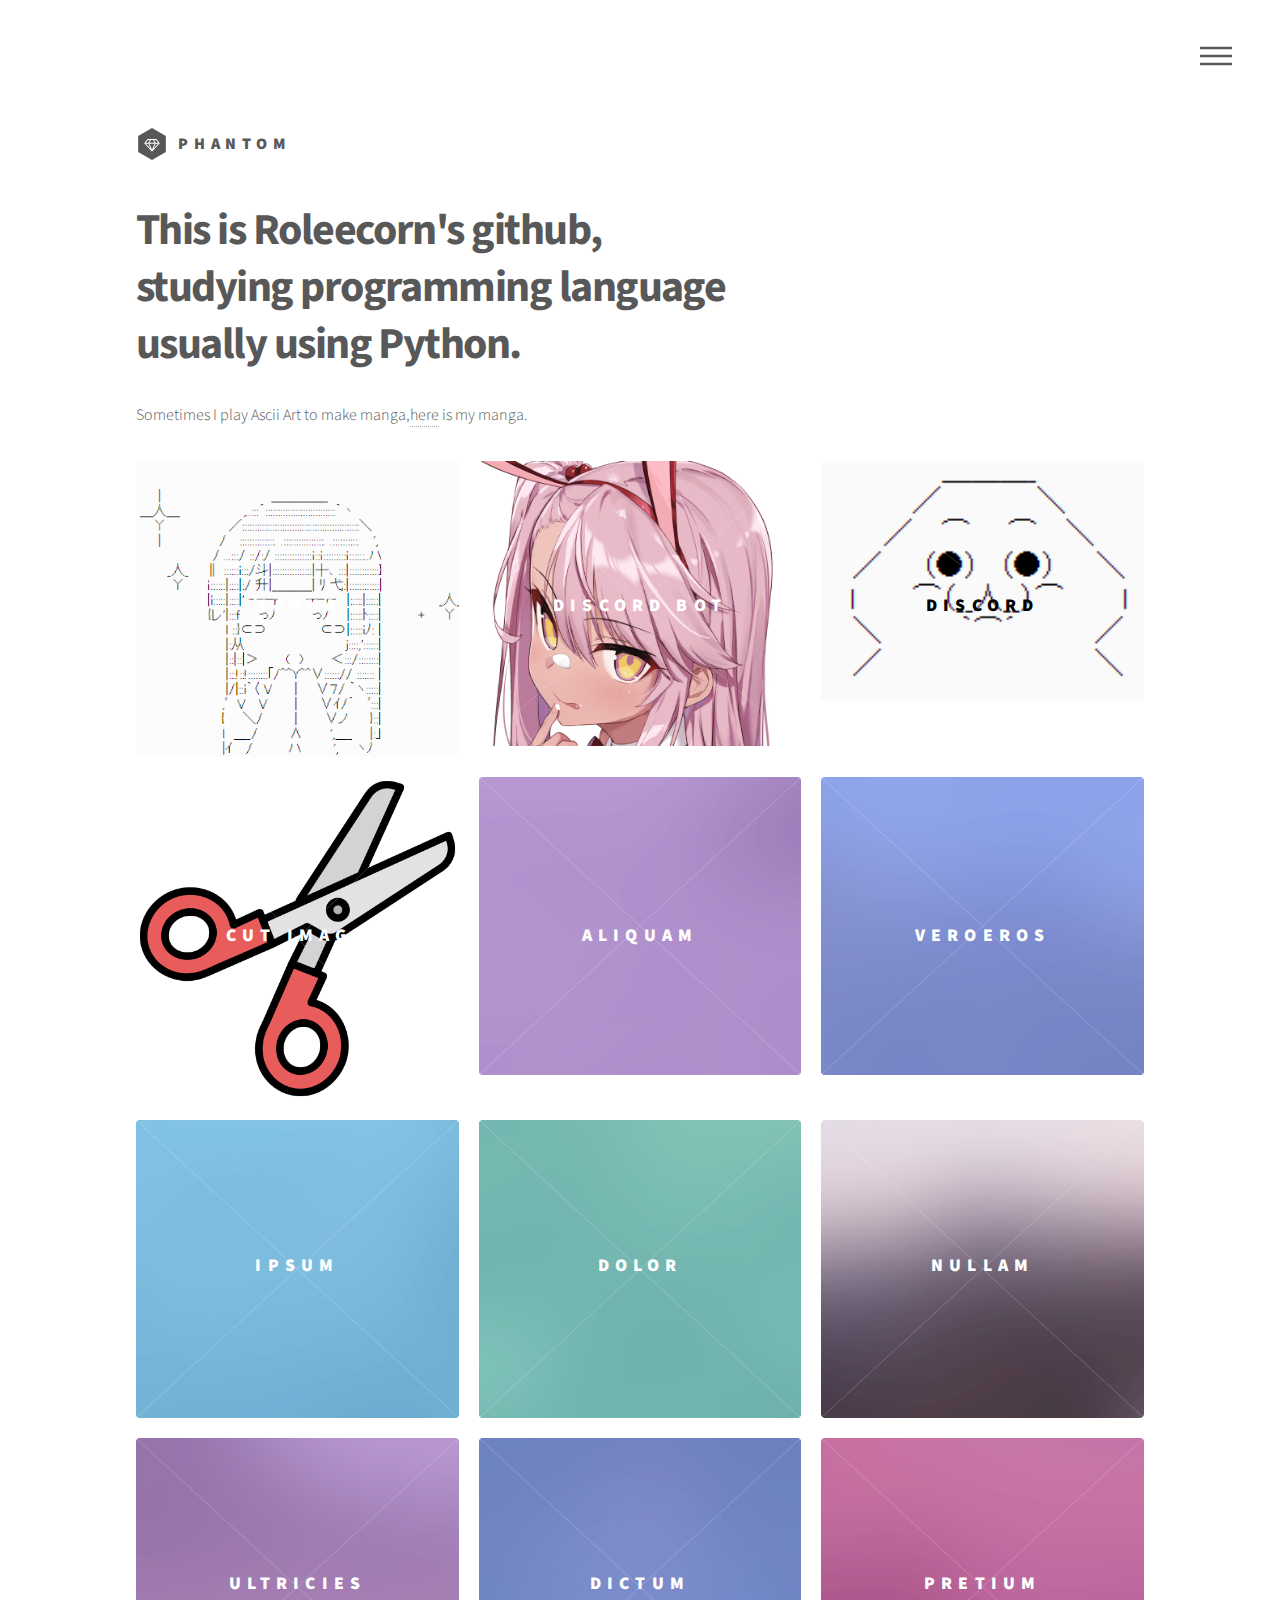
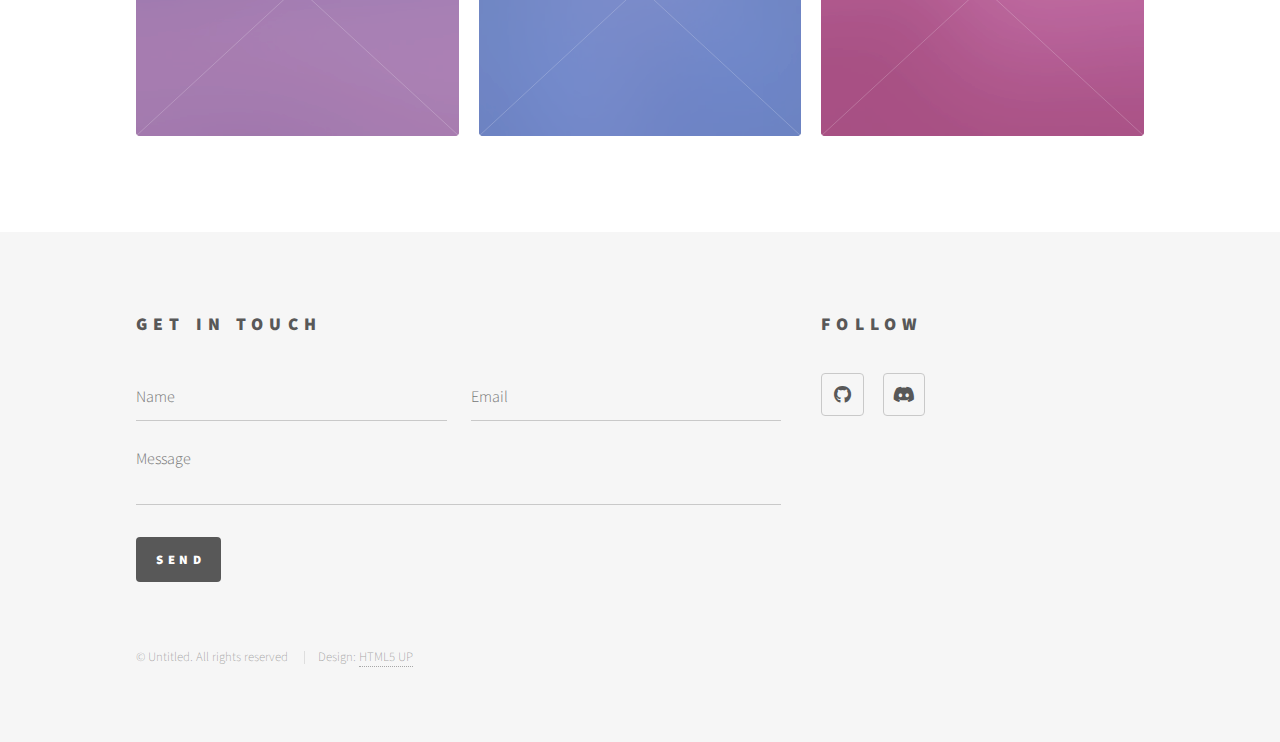
<file: index.html>
<!DOCTYPE HTML>
<!--
	Phantom by HTML5 UP
	html5up.net | @ajlkn
	Free for personal and commercial use under the CCA 3.0 license (html5up.net/license)
-->
<html>

<head>
	<title>Roleecorn's home</title>
	<meta charset="utf-8" />
	<meta name="viewport" content="width=device-width, initial-scale=1, user-scalable=no" />
	<link rel="stylesheet" href="assets/css/main.css" />
	<noscript>
		<link rel="stylesheet" href="assets/css/noscript.css" />
	</noscript>
</head>

<body class="is-preload">
	<!-- Wrapper -->
	<div id="wrapper">

		<!-- Header -->
		<header id="header">
			<div class="inner">

				<!-- Logo -->
				<a href="index.html" class="logo">
					<span class="symbol"><img src="images/logo.svg" alt="" /></span><span class="title">Phantom</span>
				</a>

				<!-- Nav -->
				<nav>
					<ul>
						<li><a href="#menu">Menu</a></li>
					</ul>
				</nav>

			</div>
		</header>

		<!-- Menu -->
		<!-- <nav id="menu">
			<h2>Menu</h2>
			<ul>
				<li><a href="index.html">Home</a></li>
				<li><a href="generic.html">Ipsum veroeros</a></li>
				<li><a href="generic.html">Tempus etiam</a></li>
				<li><a href="generic.html">Consequat dolor</a></li>
				<li><a href="elements.html">Elements</a></li>
			</ul>
		</nav> -->

		<!-- Main -->
		<div id="main">
			<div class="inner">
				<header>
					<h1>This is Roleecorn's github,<br />
						studying programming language<br />
						usually using Python.</h1>
					<p>Sometimes I play Ascii Art to make manga,<a
							href="http://manhua.dmzj.com/dianziyaojingbuhuimengdaomoshenzhu/">here</a> is my manga.</p>
				</header>
				<section class="tiles">
					<article class="style1">
						<span class="image">
							<img src="images/AA.PNG" alt="" />
						</span>
						<a href="http://manhua.dmzj.com/dianziyaojingbuhuimengdaomoshenzhu/">
							<h2>Magna</h2>
							<div class="content">
								<p>Fate/Grand Order derivative work.<br>
								More conspiracy</p>
							</div>
						</a>
					</article>
					<article class="style1">
						<span class="image">
							<img src="images/Kuro.PNG" alt="" />
						</span>
						<a href="https://github.com/roleecorn/colabbot">
							<h2>Discord bot</h2>
							<div class="content">
								<p>Use for AA fanclub.</p>
							</div>
						</a>
					</article>
					<article class="style1">
						<span class="image">
							<img src="images/yarufu.PNG" alt="" />
						</span>
						<a href=" https://discord.gg/aaclubdc">
							<h2 style="color: #000000 ;">Discord</h2>
							<div class="content">
								<p>A bunch of interesting people gather here.</p>
							</div>
						</a>
					</article>
					<article class="style1">
						<span class="image">
							<img src="images/scissor.png" alt="" />
						</span>
						<a href="cut.html">
							<h2>Cut Image</h2>
							<div class="content">
								<p>Input a long image to several short images.</p>
							</div>
						</a>
					</article>
					<article class="style5">
						<span class="image">
							<img src="images/pic05.jpg" alt="" />
						</span>
						<a href="generic.html">
							<h2>Aliquam</h2>
							<div class="content">
								<p>Sed nisl arcu euismod sit amet nisi lorem etiam dolor veroeros et feugiat.</p>
							</div>
						</a>
					</article>
					<article class="style6">
						<span class="image">
							<img src="images/pic06.jpg" alt="" />
						</span>
						<a href="generic.html">
							<h2>Veroeros</h2>
							<div class="content">
								<p>Sed nisl arcu euismod sit amet nisi lorem etiam dolor veroeros et feugiat.</p>
							</div>
						</a>
					</article>
					<article class="style2">
						<span class="image">
							<img src="images/pic07.jpg" alt="" />
						</span>
						<a href="generic.html">
							<h2>Ipsum</h2>
							<div class="content">
								<p>Sed nisl arcu euismod sit amet nisi lorem etiam dolor veroeros et feugiat.</p>
							</div>
						</a>
					</article>
					<article class="style3">
						<span class="image">
							<img src="images/pic08.jpg" alt="" />
						</span>
						<a href="generic.html">
							<h2>Dolor</h2>
							<div class="content">
								<p>Sed nisl arcu euismod sit amet nisi lorem etiam dolor veroeros et feugiat.</p>
							</div>
						</a>
					</article>
					<article class="style1">
						<span class="image">
							<img src="images/pic09.jpg" alt="" />
						</span>
						<a href="generic.html">
							<h2>Nullam</h2>
							<div class="content">
								<p>Sed nisl arcu euismod sit amet nisi lorem etiam dolor veroeros et feugiat.</p>
							</div>
						</a>
					</article>
					<article class="style5">
						<span class="image">
							<img src="images/pic10.jpg" alt="" />
						</span>
						<a href="generic.html">
							<h2>Ultricies</h2>
							<div class="content">
								<p>Sed nisl arcu euismod sit amet nisi lorem etiam dolor veroeros et feugiat.</p>
							</div>
						</a>
					</article>
					<article class="style6">
						<span class="image">
							<img src="images/pic11.jpg" alt="" />
						</span>
						<a href="generic.html">
							<h2>Dictum</h2>
							<div class="content">
								<p>Sed nisl arcu euismod sit amet nisi lorem etiam dolor veroeros et feugiat.</p>
							</div>
						</a>
					</article>
					<article class="style4">
						<span class="image">
							<img src="images/pic12.jpg" alt="" />
						</span>
						<a href="generic.html">
							<h2>Pretium</h2>
							<div class="content">
								<p>Sed nisl arcu euismod sit amet nisi lorem etiam dolor veroeros et feugiat.</p>
							</div>
						</a>
					</article>
				</section>
			</div>
		</div>

		<!-- Footer -->
		<footer id="footer">
			<div class="inner">
				<section>
					<h2>Get in touch</h2>
					<form method="post" action="#">
						<div class="fields">
							<div class="field half">
								<input type="text" name="name" id="name" placeholder="Name" />
							</div>
							<div class="field half">
								<input type="email" name="email" id="email" placeholder="Email" />
							</div>
							<div class="field">
								<textarea name="message" id="message" placeholder="Message"></textarea>
							</div>
						</div>
						<ul class="actions">
							<li><input type="submit" value="Send" class="primary" /></li>
						</ul>
					</form>
				</section>
				<section>
					<h2>Follow</h2>
					<ul class="icons">
						
						<li><a href="https://github.com/roleecorn" class="icon brands style2 fa-github"><span class="label">GitHub</span></a></li>
						<li><a href="https://discord.gg/SbtPdry" class="icon brands style2 fa-discord"><span class="label">GitHub</span></a></li>

					</ul>
				</section>
				<ul class="copyright">
					<li>&copy; Untitled. All rights reserved</li>
					<li>Design: <a href="http://html5up.net">HTML5 UP</a></li>
				</ul>
			</div>
		</footer>

	</div>

	<!-- Scripts -->
	<script src="assets/js/jquery.min.js"></script>
	<script src="assets/js/browser.min.js"></script>
	<script src="assets/js/breakpoints.min.js"></script>
	<script src="assets/js/util.js"></script>
	<script src="assets/js/main.js"></script>

</body>

</html>
</file>
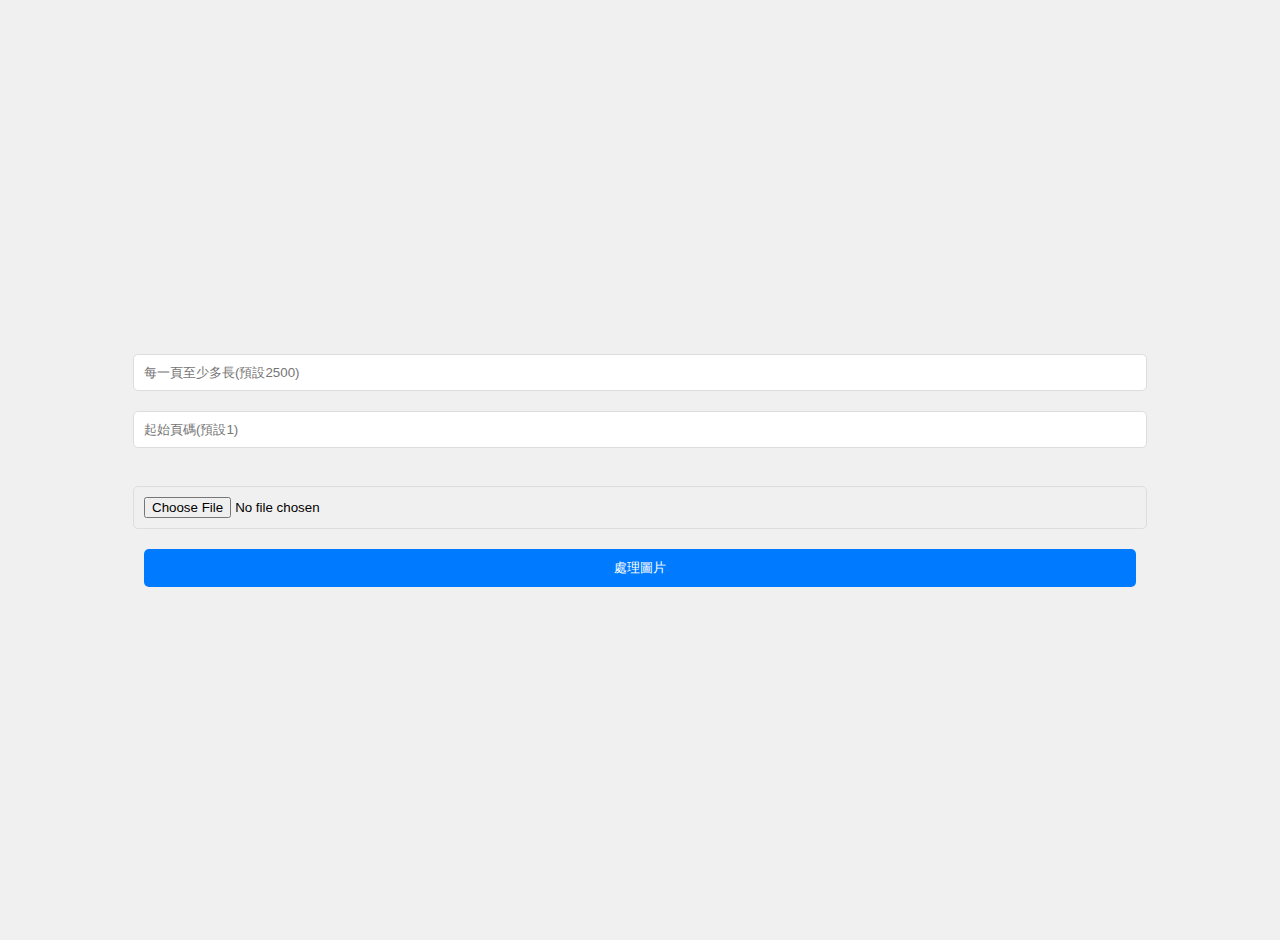
<file: cut.html>
<!DOCTYPE html>
<html lang="zh-Hant">

<head>
    <meta charset="UTF-8">
    <title>圖片處理和打包</title>
    <script src="script.js"></script>
    <script src="jszip/dist/jszip.min.js"></script>
    <link rel="stylesheet" type="text/css" href="cut.css">
</head>

<body>
    <input type="number" id="leasthigh" placeholder="每一頁至少多長(預設2500)">
    <input type="number" id="pageShift" placeholder="起始頁碼(預設1)">
    <!-- <input type="number" placeholder="輸入數值3"> -->
    <br>
    <a id="downloadLink" style="display: none;">下載Zip檔案</a>
    <input type="file" id="imageInput" accept="image/*">
    <button onclick="handleFile()">處理圖片</button>



    <script>
        function handleFile() {
            console.log("handleFile");
            const fileInput = document.getElementById('imageInput');
            const leasthigh = document.getElementById('leasthigh');
            const pageShift = document.getElementById('pageShift');

            // 將值轉換為數字，如果是空的則使用預設值
            const leasthighValue = leasthigh.value ? parseInt(leasthigh.value, 10) : 2500;
            const pageShiftValue = pageShift.value ? parseInt(pageShift.value, 10) : 1;

            console.log(leasthighValue, pageShiftValue);

            if (fileInput.files && fileInput.files[0]) {
                // 使用轉換後的數字值
                processImage(fileInput.files[0], leasthighValue, 'output.zip', pageShiftValue);
            }
        }
    </script>


</body>

</html>
</file>
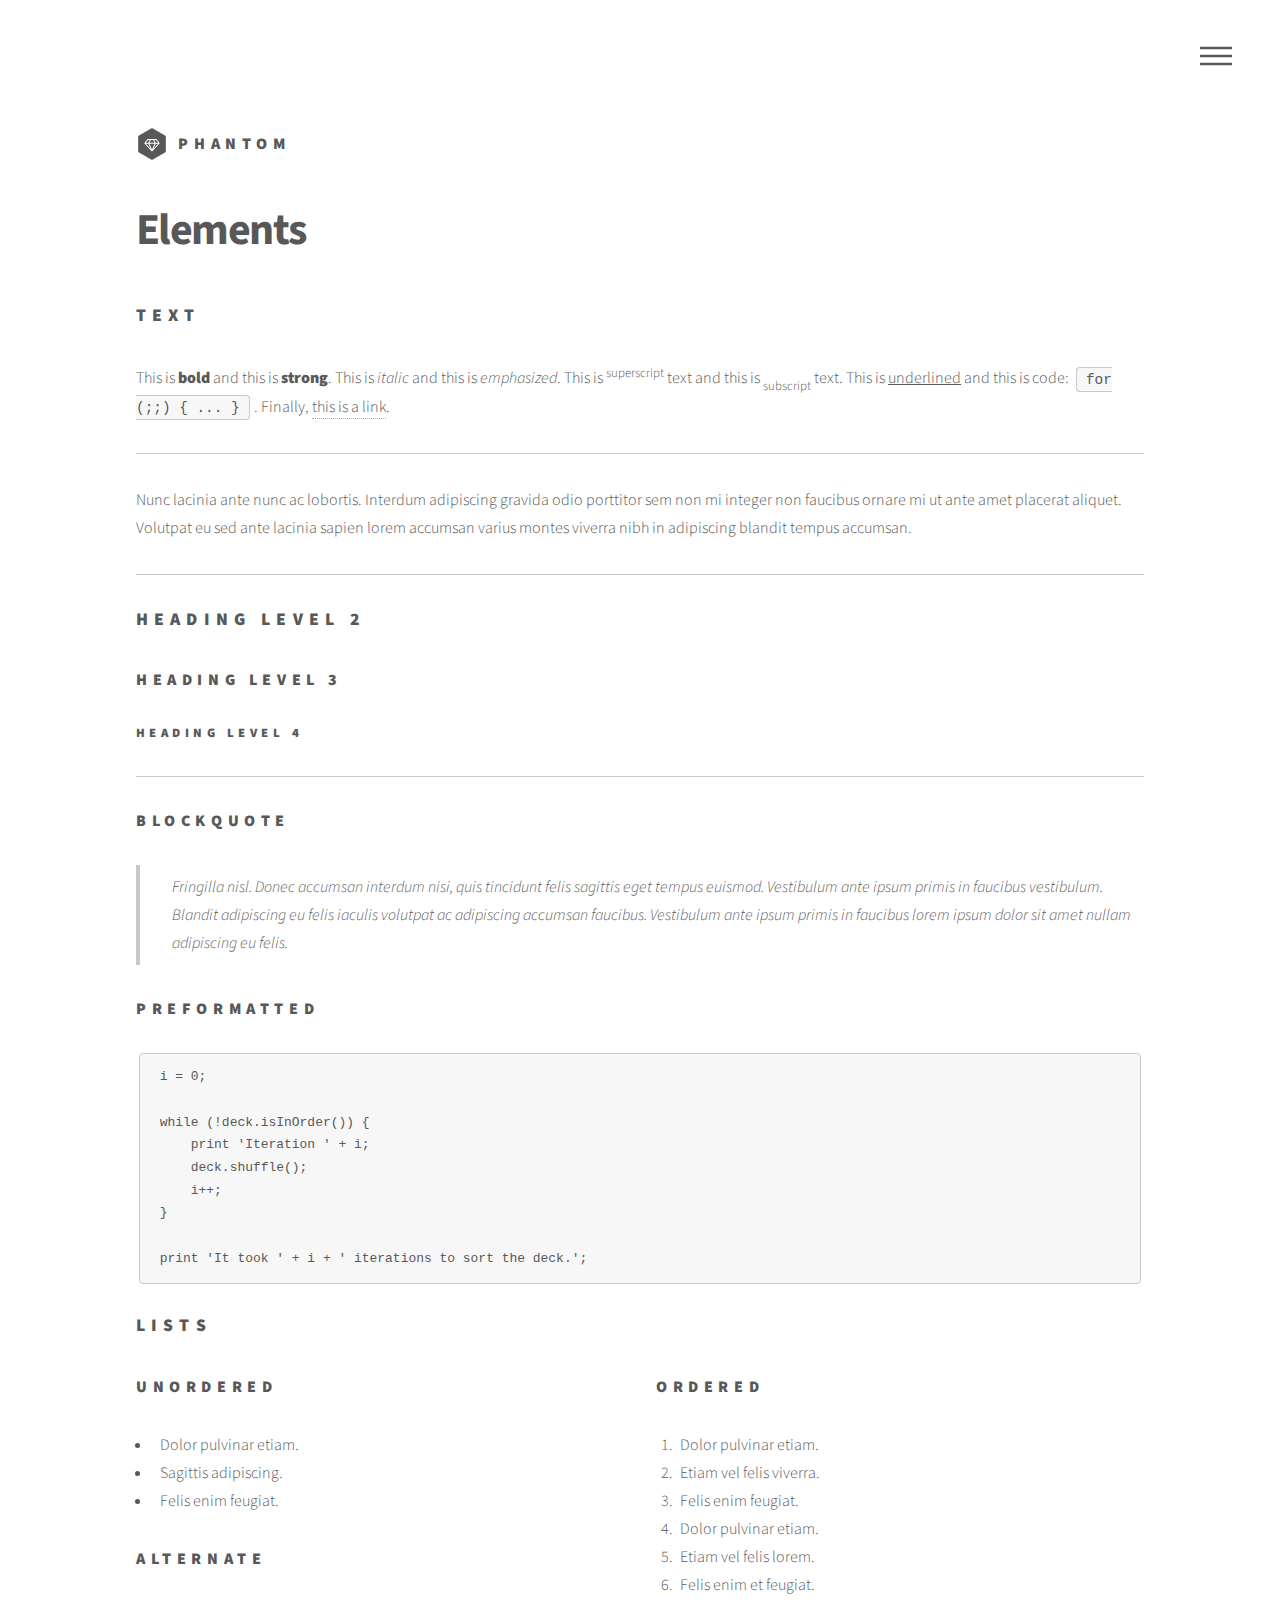
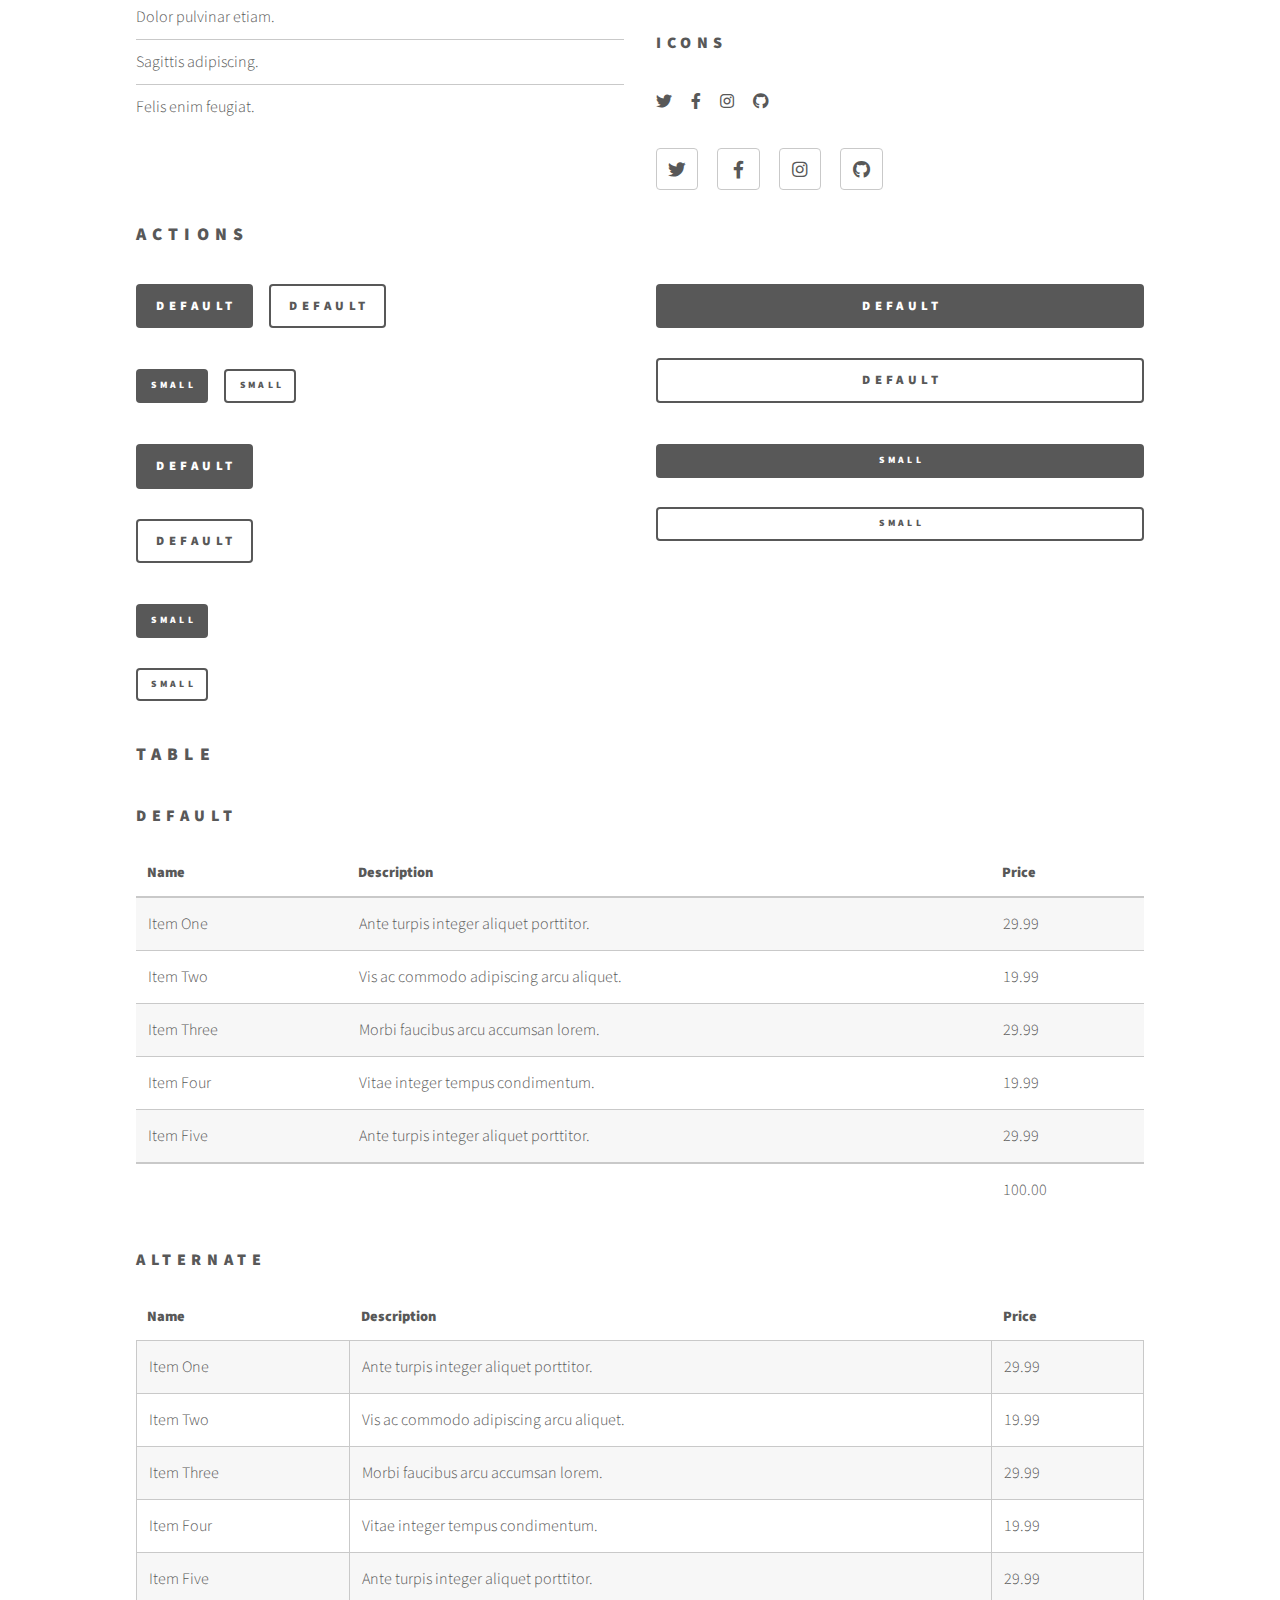
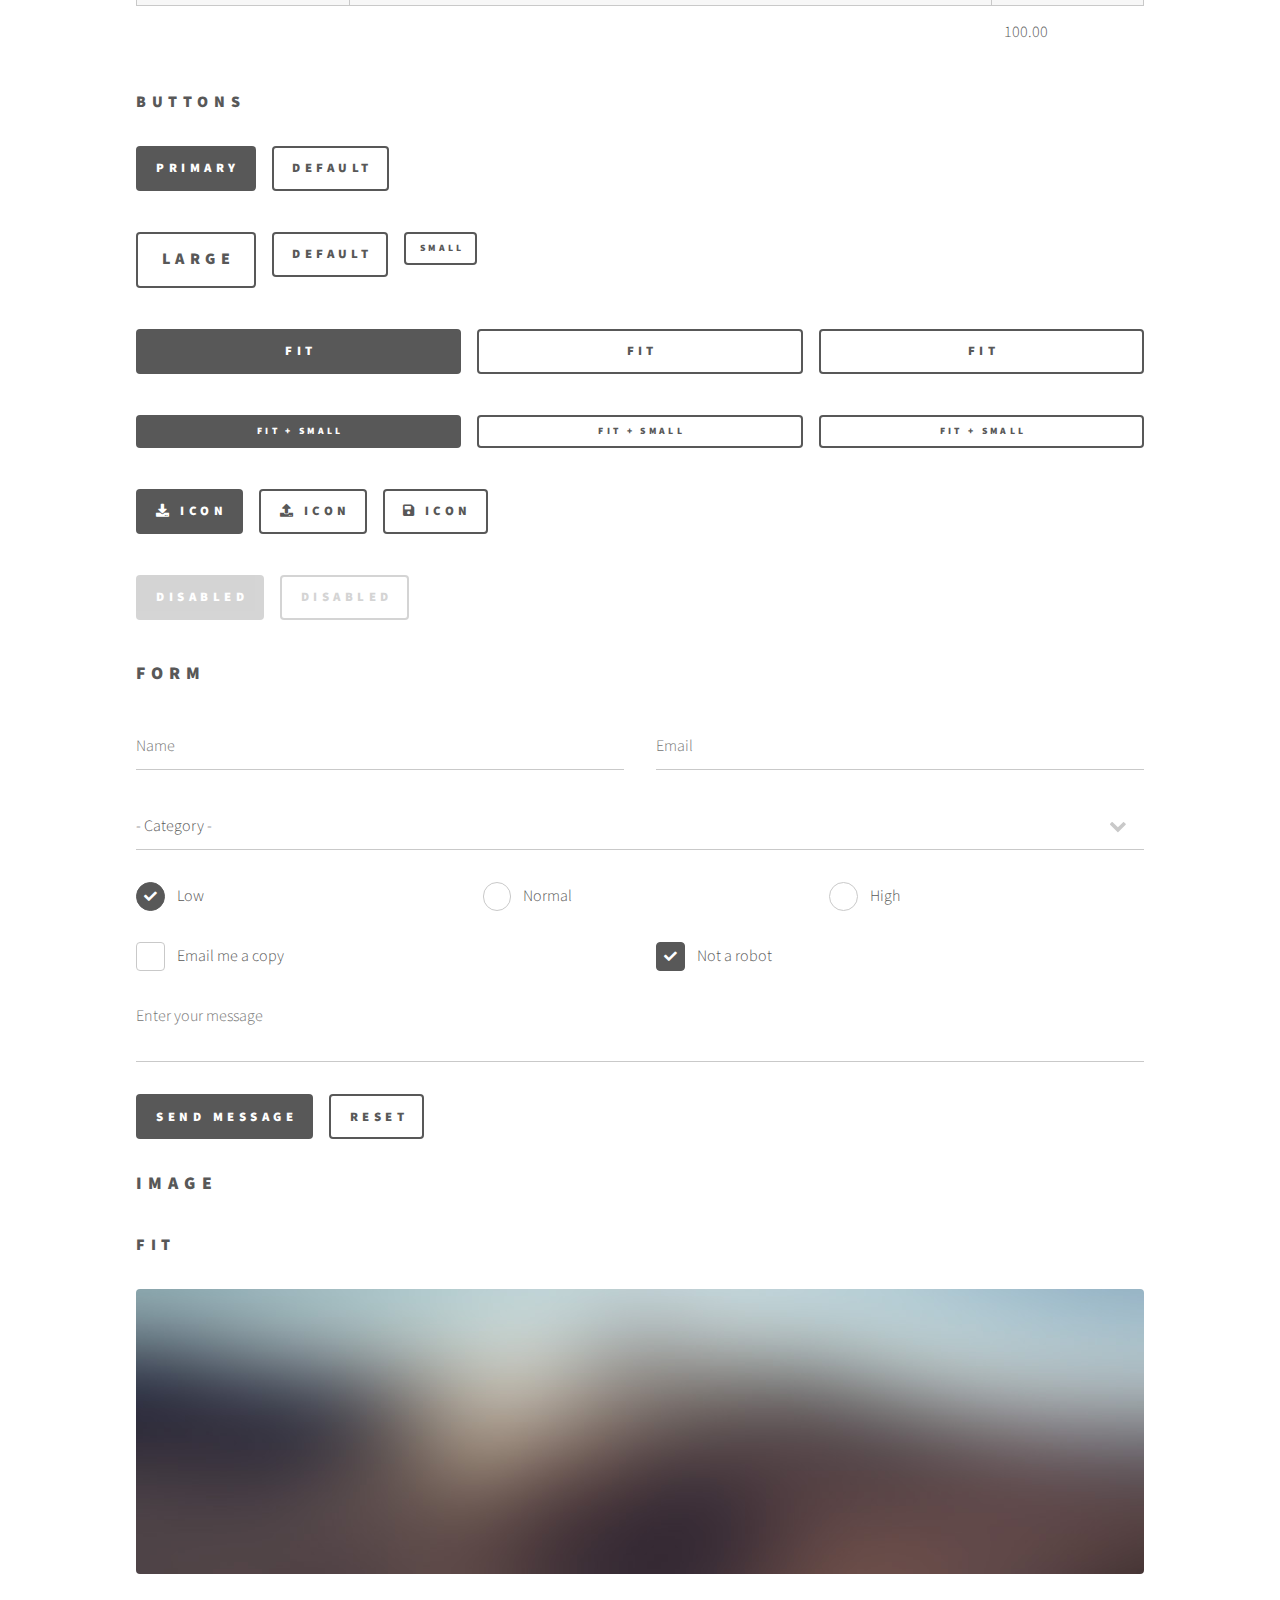
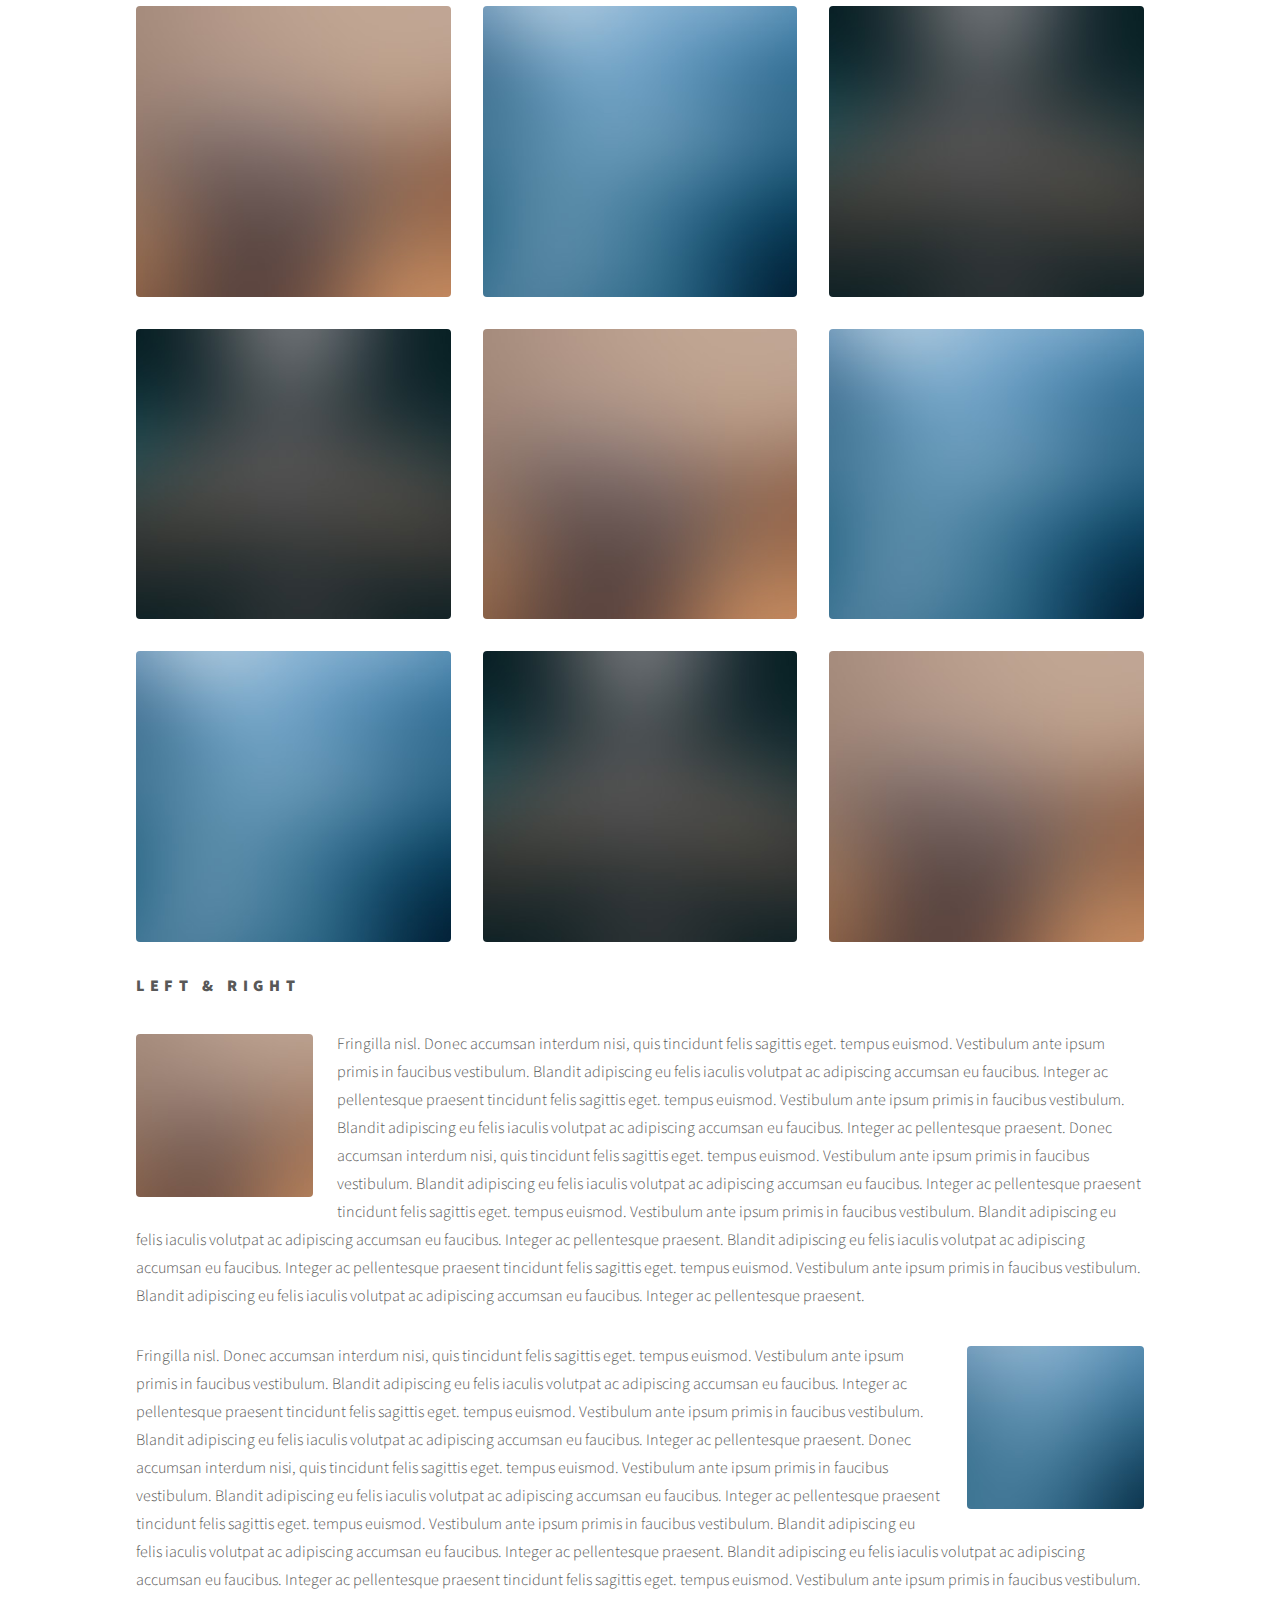
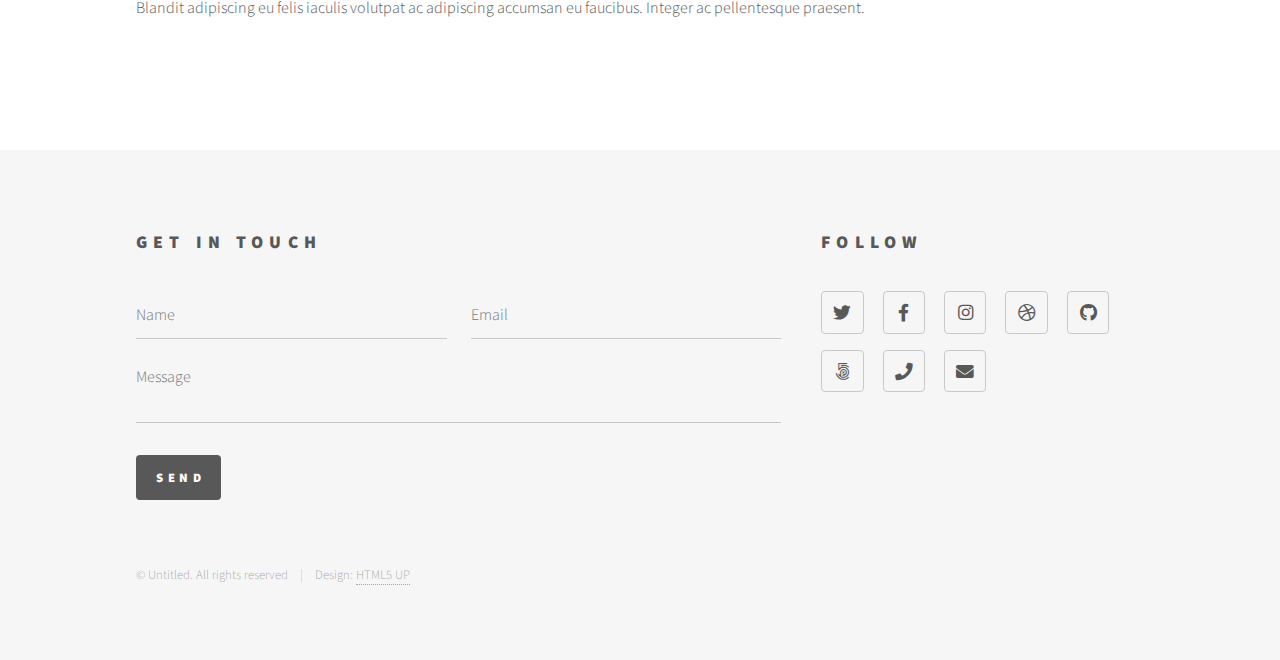
<file: elements.html>
<!DOCTYPE HTML>
<!--
	Phantom by HTML5 UP
	html5up.net | @ajlkn
	Free for personal and commercial use under the CCA 3.0 license (html5up.net/license)
-->
<html>
	<head>
		<title>Elements - Phantom by HTML5 UP</title>
		<meta charset="utf-8" />
		<meta name="viewport" content="width=device-width, initial-scale=1, user-scalable=no" />
		<link rel="stylesheet" href="assets/css/main.css" />
		<noscript><link rel="stylesheet" href="assets/css/noscript.css" /></noscript>
	</head>
	<body class="is-preload">
		<!-- Wrapper -->
			<div id="wrapper">

				<!-- Header -->
					<header id="header">
						<div class="inner">

							<!-- Logo -->
								<a href="index.html" class="logo">
									<span class="symbol"><img src="images/logo.svg" alt="" /></span><span class="title">Phantom</span>
								</a>

							<!-- Nav -->
								<nav>
									<ul>
										<li><a href="#menu">Menu</a></li>
									</ul>
								</nav>

						</div>
					</header>

				<!-- Menu -->
					<nav id="menu">
						<h2>Menu</h2>
						<ul>
							<li><a href="index.html">Home</a></li>
							<li><a href="generic.html">Ipsum veroeros</a></li>
							<li><a href="generic.html">Tempus etiam</a></li>
							<li><a href="generic.html">Consequat dolor</a></li>
							<li><a href="elements.html">Elements</a></li>
						</ul>
					</nav>

				<!-- Main -->
					<div id="main">
						<div class="inner">
							<h1>Elements</h1>

							<!-- Text -->
								<section>
									<h2>Text</h2>
									<p>This is <b>bold</b> and this is <strong>strong</strong>. This is <i>italic</i> and this is <em>emphasized</em>.
									This is <sup>superscript</sup> text and this is <sub>subscript</sub> text.
									This is <u>underlined</u> and this is code: <code>for (;;) { ... }</code>. Finally, <a href="#">this is a link</a>.</p>
									<hr />
									<p>Nunc lacinia ante nunc ac lobortis. Interdum adipiscing gravida odio porttitor sem non mi integer non faucibus ornare mi ut ante amet placerat aliquet. Volutpat eu sed ante lacinia sapien lorem accumsan varius montes viverra nibh in adipiscing blandit tempus accumsan.</p>
									<hr />
									<h2>Heading Level 2</h2>
									<h3>Heading Level 3</h3>
									<h4>Heading Level 4</h4>
									<hr />
									<h3>Blockquote</h3>
									<blockquote>Fringilla nisl. Donec accumsan interdum nisi, quis tincidunt felis sagittis eget tempus euismod. Vestibulum ante ipsum primis in faucibus vestibulum. Blandit adipiscing eu felis iaculis volutpat ac adipiscing accumsan faucibus. Vestibulum ante ipsum primis in faucibus lorem ipsum dolor sit amet nullam adipiscing eu felis.</blockquote>
									<h3>Preformatted</h3>
									<pre><code>i = 0;

while (!deck.isInOrder()) {
    print 'Iteration ' + i;
    deck.shuffle();
    i++;
}

print 'It took ' + i + ' iterations to sort the deck.';</code></pre>
								</section>

							<!-- Lists -->
								<section>
									<h2>Lists</h2>
									<div class="row">
										<div class="col-6 col-12-medium">
											<h3>Unordered</h3>
											<ul>
												<li>Dolor pulvinar etiam.</li>
												<li>Sagittis adipiscing.</li>
												<li>Felis enim feugiat.</li>
											</ul>
											<h3>Alternate</h3>
											<ul class="alt">
												<li>Dolor pulvinar etiam.</li>
												<li>Sagittis adipiscing.</li>
												<li>Felis enim feugiat.</li>
											</ul>
										</div>
										<div class="col-6 col-12-medium">
											<h3>Ordered</h3>
											<ol>
												<li>Dolor pulvinar etiam.</li>
												<li>Etiam vel felis viverra.</li>
												<li>Felis enim feugiat.</li>
												<li>Dolor pulvinar etiam.</li>
												<li>Etiam vel felis lorem.</li>
												<li>Felis enim et feugiat.</li>
											</ol>
											<h3>Icons</h3>
											<ul class="icons">
												<li><a href="#" class="icon brands style1 fa-twitter"><span class="label">Twitter</span></a></li>
												<li><a href="#" class="icon brands style1 fa-facebook-f"><span class="label">Facebook</span></a></li>
												<li><a href="#" class="icon brands style1 fa-instagram"><span class="label">Instagram</span></a></li>
												<li><a href="#" class="icon brands style1 fa-github"><span class="label">Github</span></a></li>
											</ul>
											<ul class="icons">
												<li><a href="#" class="icon brands style2 fa-twitter"><span class="label">Twitter</span></a></li>
												<li><a href="#" class="icon brands style2 fa-facebook-f"><span class="label">Facebook</span></a></li>
												<li><a href="#" class="icon brands style2 fa-instagram"><span class="label">Instagram</span></a></li>
												<li><a href="#" class="icon brands style2 fa-github"><span class="label">Github</span></a></li>
											</ul>
										</div>
									</div>
									<h2>Actions</h2>
									<div class="row">
										<div class="col-6 col-12-medium">
											<ul class="actions">
												<li><a href="#" class="button primary">Default</a></li>
												<li><a href="#" class="button">Default</a></li>
											</ul>
											<ul class="actions small">
												<li><a href="#" class="button primary small">Small</a></li>
												<li><a href="#" class="button small">Small</a></li>
											</ul>
											<ul class="actions stacked">
												<li><a href="#" class="button primary">Default</a></li>
												<li><a href="#" class="button">Default</a></li>
											</ul>
											<ul class="actions stacked">
												<li><a href="#" class="button primary small">Small</a></li>
												<li><a href="#" class="button small">Small</a></li>
											</ul>
										</div>
										<div class="col-6 col-12-medium">
											<ul class="actions stacked">
												<li><a href="#" class="button primary fit">Default</a></li>
												<li><a href="#" class="button fit">Default</a></li>
											</ul>
											<ul class="actions stacked">
												<li><a href="#" class="button primary small fit">Small</a></li>
												<li><a href="#" class="button small fit">Small</a></li>
											</ul>
										</div>
									</div>
								</section>

							<!-- Table -->
								<section>
									<h2>Table</h2>
									<h3>Default</h3>
									<div class="table-wrapper">
										<table>
											<thead>
												<tr>
													<th>Name</th>
													<th>Description</th>
													<th>Price</th>
												</tr>
											</thead>
											<tbody>
												<tr>
													<td>Item One</td>
													<td>Ante turpis integer aliquet porttitor.</td>
													<td>29.99</td>
												</tr>
												<tr>
													<td>Item Two</td>
													<td>Vis ac commodo adipiscing arcu aliquet.</td>
													<td>19.99</td>
												</tr>
												<tr>
													<td>Item Three</td>
													<td> Morbi faucibus arcu accumsan lorem.</td>
													<td>29.99</td>
												</tr>
												<tr>
													<td>Item Four</td>
													<td>Vitae integer tempus condimentum.</td>
													<td>19.99</td>
												</tr>
												<tr>
													<td>Item Five</td>
													<td>Ante turpis integer aliquet porttitor.</td>
													<td>29.99</td>
												</tr>
											</tbody>
											<tfoot>
												<tr>
													<td colspan="2"></td>
													<td>100.00</td>
												</tr>
											</tfoot>
										</table>
									</div>

									<h3>Alternate</h3>
									<div class="table-wrapper">
										<table class="alt">
											<thead>
												<tr>
													<th>Name</th>
													<th>Description</th>
													<th>Price</th>
												</tr>
											</thead>
											<tbody>
												<tr>
													<td>Item One</td>
													<td>Ante turpis integer aliquet porttitor.</td>
													<td>29.99</td>
												</tr>
												<tr>
													<td>Item Two</td>
													<td>Vis ac commodo adipiscing arcu aliquet.</td>
													<td>19.99</td>
												</tr>
												<tr>
													<td>Item Three</td>
													<td> Morbi faucibus arcu accumsan lorem.</td>
													<td>29.99</td>
												</tr>
												<tr>
													<td>Item Four</td>
													<td>Vitae integer tempus condimentum.</td>
													<td>19.99</td>
												</tr>
												<tr>
													<td>Item Five</td>
													<td>Ante turpis integer aliquet porttitor.</td>
													<td>29.99</td>
												</tr>
											</tbody>
											<tfoot>
												<tr>
													<td colspan="2"></td>
													<td>100.00</td>
												</tr>
											</tfoot>
										</table>
									</div>
								</section>

							<!-- Buttons -->
								<section>
									<h3>Buttons</h3>
									<ul class="actions">
										<li><a href="#" class="button primary">Primary</a></li>
										<li><a href="#" class="button">Default</a></li>
									</ul>
									<ul class="actions">
										<li><a href="#" class="button large">Large</a></li>
										<li><a href="#" class="button">Default</a></li>
										<li><a href="#" class="button small">Small</a></li>
									</ul>
									<ul class="actions fit">
										<li><a href="#" class="button primary fit">Fit</a></li>
										<li><a href="#" class="button fit">Fit</a></li>
										<li><a href="#" class="button fit">Fit</a></li>
									</ul>
									<ul class="actions fit small">
										<li><a href="#" class="button primary fit small">Fit + Small</a></li>
										<li><a href="#" class="button fit small">Fit + Small</a></li>
										<li><a href="#" class="button fit small">Fit + Small</a></li>
									</ul>
									<ul class="actions">
										<li><a href="#" class="button primary icon solid fa-download">Icon</a></li>
										<li><a href="#" class="button icon solid fa-upload">Icon</a></li>
										<li><a href="#" class="button icon solid fa-save">Icon</a></li>
									</ul>
									<ul class="actions">
										<li><span class="button primary disabled">Disabled</span></li>
										<li><span class="button disabled">Disabled</span></li>
									</ul>
								</section>

							<!-- Form -->
								<section>
									<h2>Form</h2>
									<form method="post" action="#">
										<div class="row gtr-uniform">
											<div class="col-6 col-12-xsmall">
												<input type="text" name="demo-name" id="demo-name" value="" placeholder="Name" />
											</div>
											<div class="col-6 col-12-xsmall">
												<input type="email" name="demo-email" id="demo-email" value="" placeholder="Email" />
											</div>
											<div class="col-12">
												<select name="demo-category" id="demo-category">
													<option value="">- Category -</option>
													<option value="1">Manufacturing</option>
													<option value="1">Shipping</option>
													<option value="1">Administration</option>
													<option value="1">Human Resources</option>
												</select>
											</div>
											<div class="col-4 col-12-small">
												<input type="radio" id="demo-priority-low" name="demo-priority" checked>
												<label for="demo-priority-low">Low</label>
											</div>
											<div class="col-4 col-12-small">
												<input type="radio" id="demo-priority-normal" name="demo-priority">
												<label for="demo-priority-normal">Normal</label>
											</div>
											<div class="col-4 col-12-small">
												<input type="radio" id="demo-priority-high" name="demo-priority">
												<label for="demo-priority-high">High</label>
											</div>
											<div class="col-6 col-12-small">
												<input type="checkbox" id="demo-copy" name="demo-copy">
												<label for="demo-copy">Email me a copy</label>
											</div>
											<div class="col-6 col-12-small">
												<input type="checkbox" id="demo-human" name="demo-human" checked>
												<label for="demo-human">Not a robot</label>
											</div>
											<div class="col-12">
												<textarea name="demo-message" id="demo-message" placeholder="Enter your message" rows="6"></textarea>
											</div>
											<div class="col-12">
												<ul class="actions">
													<li><input type="submit" value="Send Message" class="primary" /></li>
													<li><input type="reset" value="Reset" /></li>
												</ul>
											</div>
										</div>
									</form>
								</section>

							<!-- Image -->
								<section>
									<h2>Image</h2>
									<h3>Fit</h3>
									<div class="box alt">
										<div class="row gtr-uniform">
											<div class="col-12"><span class="image fit"><img src="images/pic13.jpg" alt="" /></span></div>
											<div class="col-4"><span class="image fit"><img src="images/pic01.jpg" alt="" /></span></div>
											<div class="col-4"><span class="image fit"><img src="images/pic02.jpg" alt="" /></span></div>
											<div class="col-4"><span class="image fit"><img src="images/pic03.jpg" alt="" /></span></div>
											<div class="col-4"><span class="image fit"><img src="images/pic03.jpg" alt="" /></span></div>
											<div class="col-4"><span class="image fit"><img src="images/pic01.jpg" alt="" /></span></div>
											<div class="col-4"><span class="image fit"><img src="images/pic02.jpg" alt="" /></span></div>
											<div class="col-4"><span class="image fit"><img src="images/pic02.jpg" alt="" /></span></div>
											<div class="col-4"><span class="image fit"><img src="images/pic03.jpg" alt="" /></span></div>
											<div class="col-4"><span class="image fit"><img src="images/pic01.jpg" alt="" /></span></div>
										</div>
									</div>
									<h3>Left &amp; Right</h3>
									<p><span class="image left"><img src="images/pic14.jpg" alt="" /></span>Fringilla nisl. Donec accumsan interdum nisi, quis tincidunt felis sagittis eget. tempus euismod. Vestibulum ante ipsum primis in faucibus vestibulum. Blandit adipiscing eu felis iaculis volutpat ac adipiscing accumsan eu faucibus. Integer ac pellentesque praesent tincidunt felis sagittis eget. tempus euismod. Vestibulum ante ipsum primis in faucibus vestibulum. Blandit adipiscing eu felis iaculis volutpat ac adipiscing accumsan eu faucibus. Integer ac pellentesque praesent. Donec accumsan interdum nisi, quis tincidunt felis sagittis eget. tempus euismod. Vestibulum ante ipsum primis in faucibus vestibulum. Blandit adipiscing eu felis iaculis volutpat ac adipiscing accumsan eu faucibus. Integer ac pellentesque praesent tincidunt felis sagittis eget. tempus euismod. Vestibulum ante ipsum primis in faucibus vestibulum. Blandit adipiscing eu felis iaculis volutpat ac adipiscing accumsan eu faucibus. Integer ac pellentesque praesent. Blandit adipiscing eu felis iaculis volutpat ac adipiscing accumsan eu faucibus. Integer ac pellentesque praesent tincidunt felis sagittis eget. tempus euismod. Vestibulum ante ipsum primis in faucibus vestibulum. Blandit adipiscing eu felis iaculis volutpat ac adipiscing accumsan eu faucibus. Integer ac pellentesque praesent.</p>
									<p><span class="image right"><img src="images/pic15.jpg" alt="" /></span>Fringilla nisl. Donec accumsan interdum nisi, quis tincidunt felis sagittis eget. tempus euismod. Vestibulum ante ipsum primis in faucibus vestibulum. Blandit adipiscing eu felis iaculis volutpat ac adipiscing accumsan eu faucibus. Integer ac pellentesque praesent tincidunt felis sagittis eget. tempus euismod. Vestibulum ante ipsum primis in faucibus vestibulum. Blandit adipiscing eu felis iaculis volutpat ac adipiscing accumsan eu faucibus. Integer ac pellentesque praesent. Donec accumsan interdum nisi, quis tincidunt felis sagittis eget. tempus euismod. Vestibulum ante ipsum primis in faucibus vestibulum. Blandit adipiscing eu felis iaculis volutpat ac adipiscing accumsan eu faucibus. Integer ac pellentesque praesent tincidunt felis sagittis eget. tempus euismod. Vestibulum ante ipsum primis in faucibus vestibulum. Blandit adipiscing eu felis iaculis volutpat ac adipiscing accumsan eu faucibus. Integer ac pellentesque praesent. Blandit adipiscing eu felis iaculis volutpat ac adipiscing accumsan eu faucibus. Integer ac pellentesque praesent tincidunt felis sagittis eget. tempus euismod. Vestibulum ante ipsum primis in faucibus vestibulum. Blandit adipiscing eu felis iaculis volutpat ac adipiscing accumsan eu faucibus. Integer ac pellentesque praesent.</p>
								</section>

						</div>
					</div>

				<!-- Footer -->
					<footer id="footer">
						<div class="inner">
							<section>
								<h2>Get in touch</h2>
								<form method="post" action="#">
									<div class="fields">
										<div class="field half">
											<input type="text" name="name" id="name" placeholder="Name" />
										</div>
										<div class="field half">
											<input type="email" name="email" id="email" placeholder="Email" />
										</div>
										<div class="field">
											<textarea name="message" id="message" placeholder="Message"></textarea>
										</div>
									</div>
									<ul class="actions">
										<li><input type="submit" value="Send" class="primary" /></li>
									</ul>
								</form>
							</section>
							<section>
								<h2>Follow</h2>
								<ul class="icons">
									<li><a href="#" class="icon brands style2 fa-twitter"><span class="label">Twitter</span></a></li>
									<li><a href="#" class="icon brands style2 fa-facebook-f"><span class="label">Facebook</span></a></li>
									<li><a href="#" class="icon brands style2 fa-instagram"><span class="label">Instagram</span></a></li>
									<li><a href="#" class="icon brands style2 fa-dribbble"><span class="label">Dribbble</span></a></li>
									<li><a href="#" class="icon brands style2 fa-github"><span class="label">GitHub</span></a></li>
									<li><a href="#" class="icon brands style2 fa-500px"><span class="label">500px</span></a></li>
									<li><a href="#" class="icon solid style2 fa-phone"><span class="label">Phone</span></a></li>
									<li><a href="#" class="icon solid style2 fa-envelope"><span class="label">Email</span></a></li>
								</ul>
							</section>
							<ul class="copyright">
								<li>&copy; Untitled. All rights reserved</li><li>Design: <a href="http://html5up.net">HTML5 UP</a></li>
							</ul>
						</div>
					</footer>

			</div>

		<!-- Scripts -->
			<script src="assets/js/jquery.min.js"></script>
			<script src="assets/js/browser.min.js"></script>
			<script src="assets/js/breakpoints.min.js"></script>
			<script src="assets/js/util.js"></script>
			<script src="assets/js/main.js"></script>

	</body>
</html>
</file>
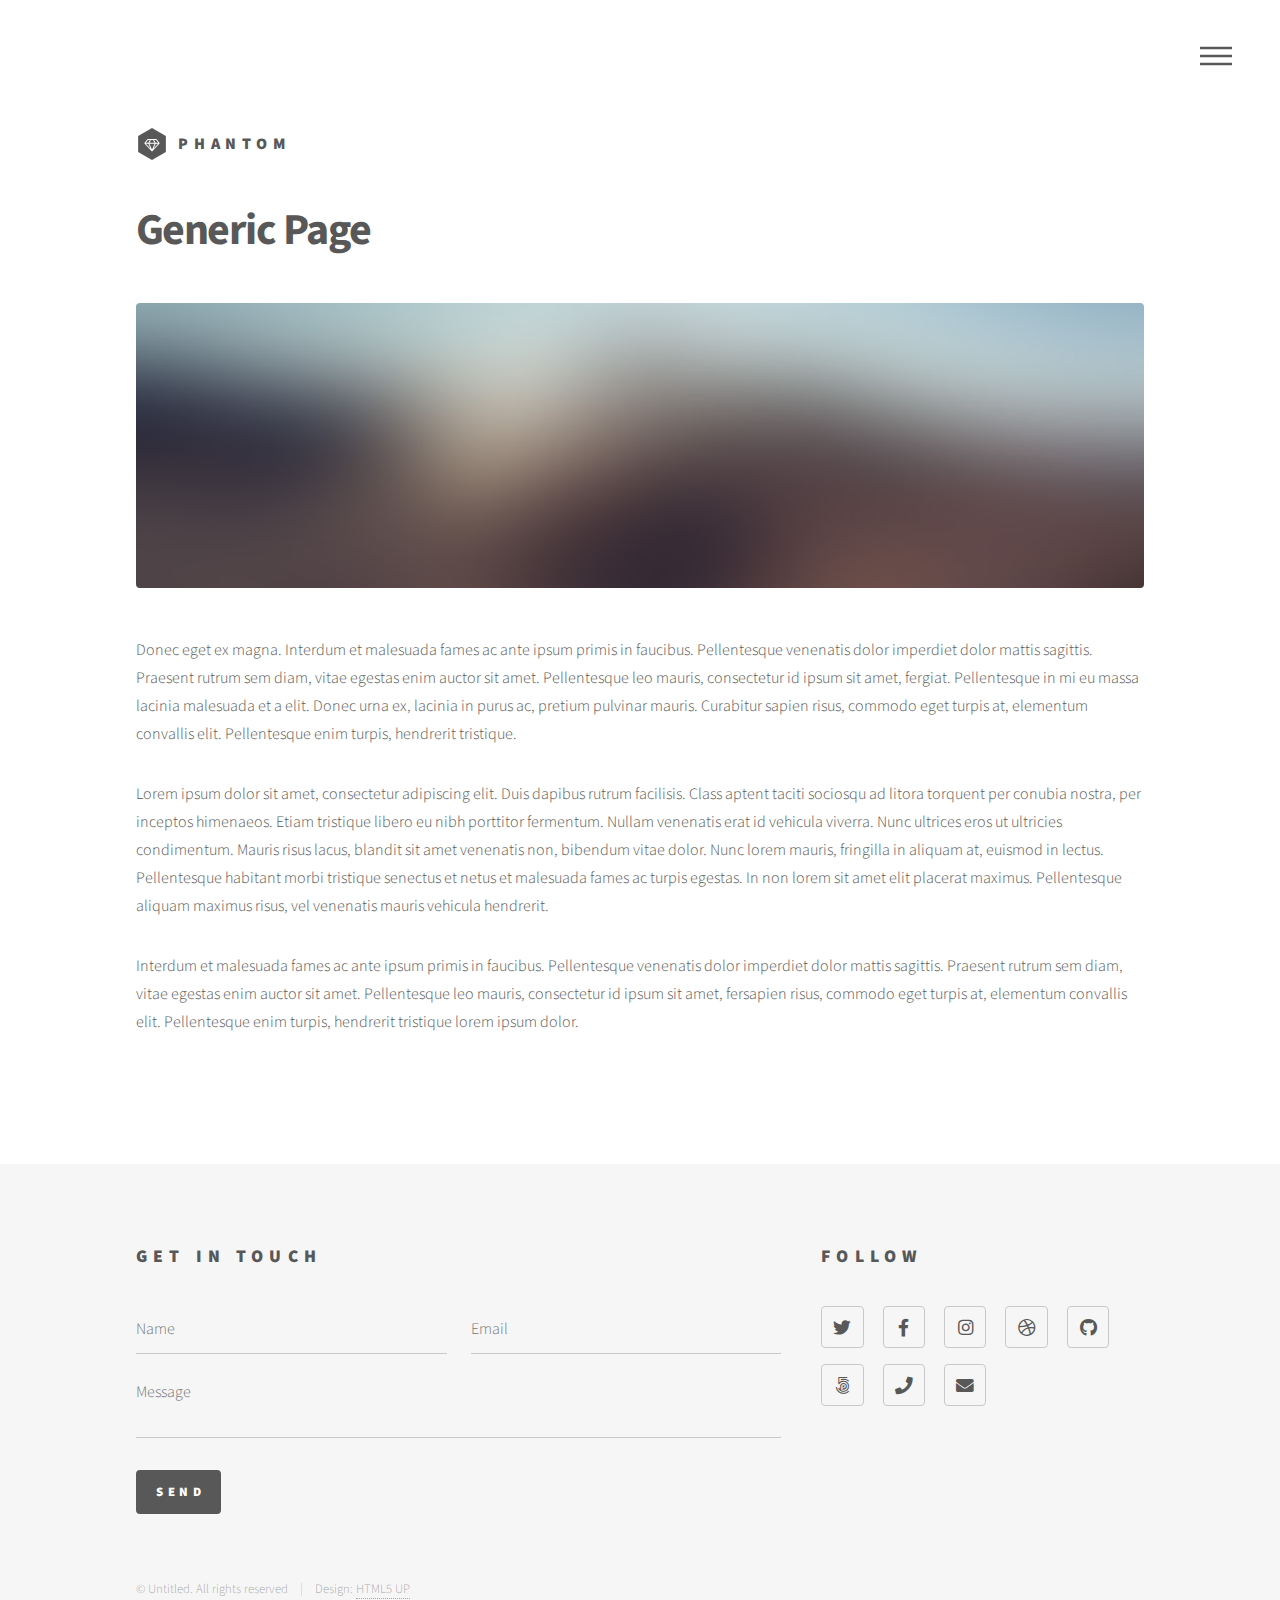
<file: generic.html>
<!DOCTYPE HTML>
<!--
	Phantom by HTML5 UP
	html5up.net | @ajlkn
	Free for personal and commercial use under the CCA 3.0 license (html5up.net/license)
-->
<html>
	<head>
		<title>Generic - Phantom by HTML5 UP</title>
		<meta charset="utf-8" />
		<meta name="viewport" content="width=device-width, initial-scale=1, user-scalable=no" />
		<link rel="stylesheet" href="assets/css/main.css" />
		<noscript><link rel="stylesheet" href="assets/css/noscript.css" /></noscript>
	</head>
	<body class="is-preload">
		<!-- Wrapper -->
			<div id="wrapper">

				<!-- Header -->
					<header id="header">
						<div class="inner">

							<!-- Logo -->
								<a href="index.html" class="logo">
									<span class="symbol"><img src="images/logo.svg" alt="" /></span><span class="title">Phantom</span>
								</a>

							<!-- Nav -->
								<nav>
									<ul>
										<li><a href="#menu">Menu</a></li>
									</ul>
								</nav>

						</div>
					</header>

				<!-- Menu -->
					<nav id="menu">
						<h2>Menu</h2>
						<ul>
							<li><a href="index.html">Home</a></li>
							<li><a href="generic.html">Ipsum veroeros</a></li>
							<li><a href="generic.html">Tempus etiam</a></li>
							<li><a href="generic.html">Consequat dolor</a></li>
							<li><a href="elements.html">Elements</a></li>
						</ul>
					</nav>

				<!-- Main -->
					<div id="main">
						<div class="inner">
							<h1>Generic Page</h1>
							<span class="image main"><img src="images/pic13.jpg" alt="" /></span>
							<p>Donec eget ex magna. Interdum et malesuada fames ac ante ipsum primis in faucibus. Pellentesque venenatis dolor imperdiet dolor mattis sagittis. Praesent rutrum sem diam, vitae egestas enim auctor sit amet. Pellentesque leo mauris, consectetur id ipsum sit amet, fergiat. Pellentesque in mi eu massa lacinia malesuada et a elit. Donec urna ex, lacinia in purus ac, pretium pulvinar mauris. Curabitur sapien risus, commodo eget turpis at, elementum convallis elit. Pellentesque enim turpis, hendrerit tristique.</p>
							<p>Lorem ipsum dolor sit amet, consectetur adipiscing elit. Duis dapibus rutrum facilisis. Class aptent taciti sociosqu ad litora torquent per conubia nostra, per inceptos himenaeos. Etiam tristique libero eu nibh porttitor fermentum. Nullam venenatis erat id vehicula viverra. Nunc ultrices eros ut ultricies condimentum. Mauris risus lacus, blandit sit amet venenatis non, bibendum vitae dolor. Nunc lorem mauris, fringilla in aliquam at, euismod in lectus. Pellentesque habitant morbi tristique senectus et netus et malesuada fames ac turpis egestas. In non lorem sit amet elit placerat maximus. Pellentesque aliquam maximus risus, vel venenatis mauris vehicula hendrerit.</p>
							<p>Interdum et malesuada fames ac ante ipsum primis in faucibus. Pellentesque venenatis dolor imperdiet dolor mattis sagittis. Praesent rutrum sem diam, vitae egestas enim auctor sit amet. Pellentesque leo mauris, consectetur id ipsum sit amet, fersapien risus, commodo eget turpis at, elementum convallis elit. Pellentesque enim turpis, hendrerit tristique lorem ipsum dolor.</p>
						</div>
					</div>

				<!-- Footer -->
					<footer id="footer">
						<div class="inner">
							<section>
								<h2>Get in touch</h2>
								<form method="post" action="#">
									<div class="fields">
										<div class="field half">
											<input type="text" name="name" id="name" placeholder="Name" />
										</div>
										<div class="field half">
											<input type="email" name="email" id="email" placeholder="Email" />
										</div>
										<div class="field">
											<textarea name="message" id="message" placeholder="Message"></textarea>
										</div>
									</div>
									<ul class="actions">
										<li><input type="submit" value="Send" class="primary" /></li>
									</ul>
								</form>
							</section>
							<section>
								<h2>Follow</h2>
								<ul class="icons">
									<li><a href="#" class="icon brands style2 fa-twitter"><span class="label">Twitter</span></a></li>
									<li><a href="#" class="icon brands style2 fa-facebook-f"><span class="label">Facebook</span></a></li>
									<li><a href="#" class="icon brands style2 fa-instagram"><span class="label">Instagram</span></a></li>
									<li><a href="#" class="icon brands style2 fa-dribbble"><span class="label">Dribbble</span></a></li>
									<li><a href="#" class="icon brands style2 fa-github"><span class="label">GitHub</span></a></li>
									<li><a href="#" class="icon brands style2 fa-500px"><span class="label">500px</span></a></li>
									<li><a href="#" class="icon solid style2 fa-phone"><span class="label">Phone</span></a></li>
									<li><a href="#" class="icon solid style2 fa-envelope"><span class="label">Email</span></a></li>
								</ul>
							</section>
							<ul class="copyright">
								<li>&copy; Untitled. All rights reserved</li><li>Design: <a href="http://html5up.net">HTML5 UP</a></li>
							</ul>
						</div>
					</footer>

			</div>

		<!-- Scripts -->
			<script src="assets/js/jquery.min.js"></script>
			<script src="assets/js/browser.min.js"></script>
			<script src="assets/js/breakpoints.min.js"></script>
			<script src="assets/js/util.js"></script>
			<script src="assets/js/main.js"></script>

	</body>
</html>
</file>
<file: assets/css/noscript.css>
/*
	Phantom by HTML5 UP
	html5up.net | @ajlkn
	Free for personal and commercial use under the CCA 3.0 license (html5up.net/license)
*/

/* Tiles */

	body.is-preload .tiles article {
		-moz-transform: none;
		-webkit-transform: none;
		-ms-transform: none;
		transform: none;
		opacity: 1;
	}
</file>
<file: cut.css>
body {
    font-family: Arial, sans-serif;
    margin: 0;
    background-color: #f0f0f0;
    display: flex;
    flex-direction: column;
    align-items: center;
    justify-content: center;
    min-height: 100vh;
    padding: 20px;
}

.container {
    width: 100%;
    max-width: 400px; /* 限制最大寬度 */
    background-color: white;
    padding: 20px;
    border-radius: 10px;
    box-shadow: 0 0 10px rgba(0, 0, 0, 0.1);
    text-align: center;
}

input[type="number"], input[type="file"] {
    width: 80%; /* 調整輸入欄位寬度 */
    margin: 10px auto; /* 水平居中 */
    padding: 10px;
    border: 1px solid #ddd;
    border-radius: 5px;
    display: block;
}

button, a#downloadLink {
    width: 80%; /* 調整按鈕和鏈接的寬度 */
    margin: 10px auto; /* 水平居中 */
    padding: 10px;
    border: 1px solid #ddd;
    border-radius: 5px;
    display: block;
    text-align: center;
}

button {
    border: none;
    background-color: #007bff;
    color: white;
    cursor: pointer;
}

button:hover {
    background-color: #0056b3;
}

a#downloadLink {
    color: #007bff;
    text-decoration: none;
    border: none;
}

a#downloadLink:hover {
    text-decoration: underline;
}

/* 媒體查詢，適用於小屏幕裝置 */
@media (max-width: 600px) {
    .container {
        width: 90%;
        margin: 0 auto;
    }

    input, button, a#downloadLink {
        font-size: 16px; /* 在小屏幕上增加字體大小以提高可讀性 */
    }
}
</file>
<file: assets/css/main.css>
@import url(fontawesome-all.min.css);
@import url("https://fonts.googleapis.com/css?family=Source+Sans+Pro:300,700,900");

/*
	Phantom by HTML5 UP
	html5up.net | @ajlkn
	Free for personal and commercial use under the CCA 3.0 license (html5up.net/license)
*/

html, body, div, span, applet, object,
iframe, h1, h2, h3, h4, h5, h6, p, blockquote,
pre, a, abbr, acronym, address, big, cite,
code, del, dfn, em, img, ins, kbd, q, s, samp,
small, strike, strong, sub, sup, tt, var, b,
u, i, center, dl, dt, dd, ol, ul, li, fieldset,
form, label, legend, table, caption, tbody,
tfoot, thead, tr, th, td, article, aside,
canvas, details, embed, figure, figcaption,
footer, header, hgroup, menu, nav, output, ruby,
section, summary, time, mark, audio, video {
	margin: 0;
	padding: 0;
	border: 0;
	font-size: 100%;
	font: inherit;
	vertical-align: baseline;}

article, aside, details, figcaption, figure,
footer, header, hgroup, menu, nav, section {
	display: block;}

body {
	line-height: 1;
}

ol, ul {
	list-style: none;
}

blockquote, q {
	quotes: none;
}

	blockquote:before, blockquote:after, q:before, q:after {
		content: '';
		content: none;
	}

table {
	border-collapse: collapse;
	border-spacing: 0;
}

body {
	-webkit-text-size-adjust: none;
}

mark {
	background-color: transparent;
	color: inherit;
}

input::-moz-focus-inner {
	border: 0;
	padding: 0;
}

input, select, textarea {
	-moz-appearance: none;
	-webkit-appearance: none;
	-ms-appearance: none;
	appearance: none;
}

/* Basic */

	@-ms-viewport {
		width: device-width;
	}

	body {
		-ms-overflow-style: scrollbar;
	}

	@media screen and (max-width: 480px) {

		html, body {
			min-width: 320px;
		}

	}

	html {
		box-sizing: border-box;
	}

	*, *:before, *:after {
		box-sizing: inherit;
	}

	body {
		background: #ffffff;
	}

		body.is-preload *, body.is-preload *:before, body.is-preload *:after {
			-moz-animation: none !important;
			-webkit-animation: none !important;
			-ms-animation: none !important;
			animation: none !important;
			-moz-transition: none !important;
			-webkit-transition: none !important;
			-ms-transition: none !important;
			transition: none !important;
		}

/* Type */

	body, input, select, textarea {
		color: #585858;
		font-family: "Source Sans Pro", Helvetica, sans-serif;
		font-size: 16pt;
		font-weight: 300;
		line-height: 1.75;
	}

		@media screen and (max-width: 1680px) {

			body, input, select, textarea {
				font-size: 14pt;
			}

		}

		@media screen and (max-width: 1280px) {

			body, input, select, textarea {
				font-size: 12pt;
			}

		}

	a {
		-moz-transition: border-bottom-color 0.2s ease, color 0.2s ease;
		-webkit-transition: border-bottom-color 0.2s ease, color 0.2s ease;
		-ms-transition: border-bottom-color 0.2s ease, color 0.2s ease;
		transition: border-bottom-color 0.2s ease, color 0.2s ease;
		text-decoration: none;
		color: #585858;
		border-bottom: dotted 1px rgba(88, 88, 88, 0.5);
	}

		a:hover {
			border-bottom-color: transparent;
			color: #f2849e !important;
		}

	strong, b {
		font-weight: 900;
	}

	em, i {
		font-style: italic;
	}

	p {
		margin: 0 0 2em 0;
	}

	h1 {
		font-size: 2.75em;
		font-weight: 700;
		line-height: 1.3;
		margin: 0 0 1em 0;
		letter-spacing: -0.035em;
	}

		h1 a {
			color: inherit;
		}

		@media screen and (max-width: 736px) {

			h1 {
				font-size: 2em;
				margin: 0 0 1em 0;
			}

		}

		@media screen and (max-width: 360px) {

			h1 {
				font-size: 1.75em;
			}

		}

	h2, h3, h4, h5, h6 {
		font-weight: 900;
		line-height: 1.5;
		margin: 0 0 2em 0;
		text-transform: uppercase;
		letter-spacing: 0.35em;
	}

		h2 a, h3 a, h4 a, h5 a, h6 a {
			color: inherit;
		}

	h2 {
		font-size: 1.1em;
	}

	h3 {
		font-size: 1em;
	}

	h4 {
		font-size: 0.8em;
	}

	h5 {
		font-size: 0.8em;
	}

	h6 {
		font-size: 0.8em;
	}

	@media screen and (max-width: 980px) {

		h1 br, h2 br, h3 br, h4 br, h5 br, h6 br {
			display: none;
		}

	}

	@media screen and (max-width: 736px) {

		h2 {
			font-size: 1em;
		}

		h3 {
			font-size: 0.8em;
		}

	}

	sub {
		font-size: 0.8em;
		position: relative;
		top: 0.5em;
	}

	sup {
		font-size: 0.8em;
		position: relative;
		top: -0.5em;
	}

	blockquote {
		border-left: solid 4px #c9c9c9;
		font-style: italic;
		margin: 0 0 2em 0;
		padding: 0.5em 0 0.5em 2em;
	}

	code {
		background: rgba(144, 144, 144, 0.075);
		border-radius: 4px;
		border: solid 1px #c9c9c9;
		font-family: "Courier New", monospace;
		font-size: 0.9em;
		margin: 0 0.25em;
		padding: 0.25em 0.65em;
	}

	pre {
		-webkit-overflow-scrolling: touch;
		font-family: "Courier New", monospace;
		font-size: 0.9em;
		margin: 0 0 2em 0;
	}

		pre code {
			display: block;
			line-height: 1.75;
			padding: 1em 1.5em;
			overflow-x: auto;
		}

	hr {
		border: 0;
		border-bottom: solid 1px #c9c9c9;
		margin: 2em 0;
	}

		hr.major {
			margin: 3em 0;
		}

	.align-left {
		text-align: left;
	}

	.align-center {
		text-align: center;
	}

	.align-right {
		text-align: right;
	}

/* Row */

	.row {
		display: flex;
		flex-wrap: wrap;
		box-sizing: border-box;
		align-items: stretch;
	}

		.row > * {
			box-sizing: border-box;
		}

		.row.gtr-uniform > * > :last-child {
			margin-bottom: 0;
		}

		.row.aln-left {
			justify-content: flex-start;
		}

		.row.aln-center {
			justify-content: center;
		}

		.row.aln-right {
			justify-content: flex-end;
		}

		.row.aln-top {
			align-items: flex-start;
		}

		.row.aln-middle {
			align-items: center;
		}

		.row.aln-bottom {
			align-items: flex-end;
		}

		.row > .imp {
			order: -1;
		}

		.row > .col-1 {
			width: 8.33333%;
		}

		.row > .off-1 {
			margin-left: 8.33333%;
		}

		.row > .col-2 {
			width: 16.66667%;
		}

		.row > .off-2 {
			margin-left: 16.66667%;
		}

		.row > .col-3 {
			width: 25%;
		}

		.row > .off-3 {
			margin-left: 25%;
		}

		.row > .col-4 {
			width: 33.33333%;
		}

		.row > .off-4 {
			margin-left: 33.33333%;
		}

		.row > .col-5 {
			width: 41.66667%;
		}

		.row > .off-5 {
			margin-left: 41.66667%;
		}

		.row > .col-6 {
			width: 50%;
		}

		.row > .off-6 {
			margin-left: 50%;
		}

		.row > .col-7 {
			width: 58.33333%;
		}

		.row > .off-7 {
			margin-left: 58.33333%;
		}

		.row > .col-8 {
			width: 66.66667%;
		}

		.row > .off-8 {
			margin-left: 66.66667%;
		}

		.row > .col-9 {
			width: 75%;
		}

		.row > .off-9 {
			margin-left: 75%;
		}

		.row > .col-10 {
			width: 83.33333%;
		}

		.row > .off-10 {
			margin-left: 83.33333%;
		}

		.row > .col-11 {
			width: 91.66667%;
		}

		.row > .off-11 {
			margin-left: 91.66667%;
		}

		.row > .col-12 {
			width: 100%;
		}

		.row > .off-12 {
			margin-left: 100%;
		}

		.row.gtr-0 {
			margin-top: 0;
			margin-left: 0em;
		}

			.row.gtr-0 > * {
				padding: 0 0 0 0em;
			}

			.row.gtr-0.gtr-uniform {
				margin-top: 0em;
			}

				.row.gtr-0.gtr-uniform > * {
					padding-top: 0em;
				}

		.row.gtr-25 {
			margin-top: 0;
			margin-left: -0.5em;
		}

			.row.gtr-25 > * {
				padding: 0 0 0 0.5em;
			}

			.row.gtr-25.gtr-uniform {
				margin-top: -0.5em;
			}

				.row.gtr-25.gtr-uniform > * {
					padding-top: 0.5em;
				}

		.row.gtr-50 {
			margin-top: 0;
			margin-left: -1em;
		}

			.row.gtr-50 > * {
				padding: 0 0 0 1em;
			}

			.row.gtr-50.gtr-uniform {
				margin-top: -1em;
			}

				.row.gtr-50.gtr-uniform > * {
					padding-top: 1em;
				}

		.row {
			margin-top: 0;
			margin-left: -2em;
		}

			.row > * {
				padding: 0 0 0 2em;
			}

			.row.gtr-uniform {
				margin-top: -2em;
			}

				.row.gtr-uniform > * {
					padding-top: 2em;
				}

		.row.gtr-150 {
			margin-top: 0;
			margin-left: -3em;
		}

			.row.gtr-150 > * {
				padding: 0 0 0 3em;
			}

			.row.gtr-150.gtr-uniform {
				margin-top: -3em;
			}

				.row.gtr-150.gtr-uniform > * {
					padding-top: 3em;
				}

		.row.gtr-200 {
			margin-top: 0;
			margin-left: -4em;
		}

			.row.gtr-200 > * {
				padding: 0 0 0 4em;
			}

			.row.gtr-200.gtr-uniform {
				margin-top: -4em;
			}

				.row.gtr-200.gtr-uniform > * {
					padding-top: 4em;
				}

		@media screen and (max-width: 1680px) {

			.row {
				display: flex;
				flex-wrap: wrap;
				box-sizing: border-box;
				align-items: stretch;
			}

				.row > * {
					box-sizing: border-box;
				}

				.row.gtr-uniform > * > :last-child {
					margin-bottom: 0;
				}

				.row.aln-left {
					justify-content: flex-start;
				}

				.row.aln-center {
					justify-content: center;
				}

				.row.aln-right {
					justify-content: flex-end;
				}

				.row.aln-top {
					align-items: flex-start;
				}

				.row.aln-middle {
					align-items: center;
				}

				.row.aln-bottom {
					align-items: flex-end;
				}

				.row > .imp-xlarge {
					order: -1;
				}

				.row > .col-1-xlarge {
					width: 8.33333%;
				}

				.row > .off-1-xlarge {
					margin-left: 8.33333%;
				}

				.row > .col-2-xlarge {
					width: 16.66667%;
				}

				.row > .off-2-xlarge {
					margin-left: 16.66667%;
				}

				.row > .col-3-xlarge {
					width: 25%;
				}

				.row > .off-3-xlarge {
					margin-left: 25%;
				}

				.row > .col-4-xlarge {
					width: 33.33333%;
				}

				.row > .off-4-xlarge {
					margin-left: 33.33333%;
				}

				.row > .col-5-xlarge {
					width: 41.66667%;
				}

				.row > .off-5-xlarge {
					margin-left: 41.66667%;
				}

				.row > .col-6-xlarge {
					width: 50%;
				}

				.row > .off-6-xlarge {
					margin-left: 50%;
				}

				.row > .col-7-xlarge {
					width: 58.33333%;
				}

				.row > .off-7-xlarge {
					margin-left: 58.33333%;
				}

				.row > .col-8-xlarge {
					width: 66.66667%;
				}

				.row > .off-8-xlarge {
					margin-left: 66.66667%;
				}

				.row > .col-9-xlarge {
					width: 75%;
				}

				.row > .off-9-xlarge {
					margin-left: 75%;
				}

				.row > .col-10-xlarge {
					width: 83.33333%;
				}

				.row > .off-10-xlarge {
					margin-left: 83.33333%;
				}

				.row > .col-11-xlarge {
					width: 91.66667%;
				}

				.row > .off-11-xlarge {
					margin-left: 91.66667%;
				}

				.row > .col-12-xlarge {
					width: 100%;
				}

				.row > .off-12-xlarge {
					margin-left: 100%;
				}

				.row.gtr-0 {
					margin-top: 0;
					margin-left: 0em;
				}

					.row.gtr-0 > * {
						padding: 0 0 0 0em;
					}

					.row.gtr-0.gtr-uniform {
						margin-top: 0em;
					}

						.row.gtr-0.gtr-uniform > * {
							padding-top: 0em;
						}

				.row.gtr-25 {
					margin-top: 0;
					margin-left: -0.5em;
				}

					.row.gtr-25 > * {
						padding: 0 0 0 0.5em;
					}

					.row.gtr-25.gtr-uniform {
						margin-top: -0.5em;
					}

						.row.gtr-25.gtr-uniform > * {
							padding-top: 0.5em;
						}

				.row.gtr-50 {
					margin-top: 0;
					margin-left: -1em;
				}

					.row.gtr-50 > * {
						padding: 0 0 0 1em;
					}

					.row.gtr-50.gtr-uniform {
						margin-top: -1em;
					}

						.row.gtr-50.gtr-uniform > * {
							padding-top: 1em;
						}

				.row {
					margin-top: 0;
					margin-left: -2em;
				}

					.row > * {
						padding: 0 0 0 2em;
					}

					.row.gtr-uniform {
						margin-top: -2em;
					}

						.row.gtr-uniform > * {
							padding-top: 2em;
						}

				.row.gtr-150 {
					margin-top: 0;
					margin-left: -3em;
				}

					.row.gtr-150 > * {
						padding: 0 0 0 3em;
					}

					.row.gtr-150.gtr-uniform {
						margin-top: -3em;
					}

						.row.gtr-150.gtr-uniform > * {
							padding-top: 3em;
						}

				.row.gtr-200 {
					margin-top: 0;
					margin-left: -4em;
				}

					.row.gtr-200 > * {
						padding: 0 0 0 4em;
					}

					.row.gtr-200.gtr-uniform {
						margin-top: -4em;
					}

						.row.gtr-200.gtr-uniform > * {
							padding-top: 4em;
						}

		}

		@media screen and (max-width: 1280px) {

			.row {
				display: flex;
				flex-wrap: wrap;
				box-sizing: border-box;
				align-items: stretch;
			}

				.row > * {
					box-sizing: border-box;
				}

				.row.gtr-uniform > * > :last-child {
					margin-bottom: 0;
				}

				.row.aln-left {
					justify-content: flex-start;
				}

				.row.aln-center {
					justify-content: center;
				}

				.row.aln-right {
					justify-content: flex-end;
				}

				.row.aln-top {
					align-items: flex-start;
				}

				.row.aln-middle {
					align-items: center;
				}

				.row.aln-bottom {
					align-items: flex-end;
				}

				.row > .imp-large {
					order: -1;
				}

				.row > .col-1-large {
					width: 8.33333%;
				}

				.row > .off-1-large {
					margin-left: 8.33333%;
				}

				.row > .col-2-large {
					width: 16.66667%;
				}

				.row > .off-2-large {
					margin-left: 16.66667%;
				}

				.row > .col-3-large {
					width: 25%;
				}

				.row > .off-3-large {
					margin-left: 25%;
				}

				.row > .col-4-large {
					width: 33.33333%;
				}

				.row > .off-4-large {
					margin-left: 33.33333%;
				}

				.row > .col-5-large {
					width: 41.66667%;
				}

				.row > .off-5-large {
					margin-left: 41.66667%;
				}

				.row > .col-6-large {
					width: 50%;
				}

				.row > .off-6-large {
					margin-left: 50%;
				}

				.row > .col-7-large {
					width: 58.33333%;
				}

				.row > .off-7-large {
					margin-left: 58.33333%;
				}

				.row > .col-8-large {
					width: 66.66667%;
				}

				.row > .off-8-large {
					margin-left: 66.66667%;
				}

				.row > .col-9-large {
					width: 75%;
				}

				.row > .off-9-large {
					margin-left: 75%;
				}

				.row > .col-10-large {
					width: 83.33333%;
				}

				.row > .off-10-large {
					margin-left: 83.33333%;
				}

				.row > .col-11-large {
					width: 91.66667%;
				}

				.row > .off-11-large {
					margin-left: 91.66667%;
				}

				.row > .col-12-large {
					width: 100%;
				}

				.row > .off-12-large {
					margin-left: 100%;
				}

				.row.gtr-0 {
					margin-top: 0;
					margin-left: 0em;
				}

					.row.gtr-0 > * {
						padding: 0 0 0 0em;
					}

					.row.gtr-0.gtr-uniform {
						margin-top: 0em;
					}

						.row.gtr-0.gtr-uniform > * {
							padding-top: 0em;
						}

				.row.gtr-25 {
					margin-top: 0;
					margin-left: -0.5em;
				}

					.row.gtr-25 > * {
						padding: 0 0 0 0.5em;
					}

					.row.gtr-25.gtr-uniform {
						margin-top: -0.5em;
					}

						.row.gtr-25.gtr-uniform > * {
							padding-top: 0.5em;
						}

				.row.gtr-50 {
					margin-top: 0;
					margin-left: -1em;
				}

					.row.gtr-50 > * {
						padding: 0 0 0 1em;
					}

					.row.gtr-50.gtr-uniform {
						margin-top: -1em;
					}

						.row.gtr-50.gtr-uniform > * {
							padding-top: 1em;
						}

				.row {
					margin-top: 0;
					margin-left: -2em;
				}

					.row > * {
						padding: 0 0 0 2em;
					}

					.row.gtr-uniform {
						margin-top: -2em;
					}

						.row.gtr-uniform > * {
							padding-top: 2em;
						}

				.row.gtr-150 {
					margin-top: 0;
					margin-left: -3em;
				}

					.row.gtr-150 > * {
						padding: 0 0 0 3em;
					}

					.row.gtr-150.gtr-uniform {
						margin-top: -3em;
					}

						.row.gtr-150.gtr-uniform > * {
							padding-top: 3em;
						}

				.row.gtr-200 {
					margin-top: 0;
					margin-left: -4em;
				}

					.row.gtr-200 > * {
						padding: 0 0 0 4em;
					}

					.row.gtr-200.gtr-uniform {
						margin-top: -4em;
					}

						.row.gtr-200.gtr-uniform > * {
							padding-top: 4em;
						}

		}

		@media screen and (max-width: 980px) {

			.row {
				display: flex;
				flex-wrap: wrap;
				box-sizing: border-box;
				align-items: stretch;
			}

				.row > * {
					box-sizing: border-box;
				}

				.row.gtr-uniform > * > :last-child {
					margin-bottom: 0;
				}

				.row.aln-left {
					justify-content: flex-start;
				}

				.row.aln-center {
					justify-content: center;
				}

				.row.aln-right {
					justify-content: flex-end;
				}

				.row.aln-top {
					align-items: flex-start;
				}

				.row.aln-middle {
					align-items: center;
				}

				.row.aln-bottom {
					align-items: flex-end;
				}

				.row > .imp-medium {
					order: -1;
				}

				.row > .col-1-medium {
					width: 8.33333%;
				}

				.row > .off-1-medium {
					margin-left: 8.33333%;
				}

				.row > .col-2-medium {
					width: 16.66667%;
				}

				.row > .off-2-medium {
					margin-left: 16.66667%;
				}

				.row > .col-3-medium {
					width: 25%;
				}

				.row > .off-3-medium {
					margin-left: 25%;
				}

				.row > .col-4-medium {
					width: 33.33333%;
				}

				.row > .off-4-medium {
					margin-left: 33.33333%;
				}

				.row > .col-5-medium {
					width: 41.66667%;
				}

				.row > .off-5-medium {
					margin-left: 41.66667%;
				}

				.row > .col-6-medium {
					width: 50%;
				}

				.row > .off-6-medium {
					margin-left: 50%;
				}

				.row > .col-7-medium {
					width: 58.33333%;
				}

				.row > .off-7-medium {
					margin-left: 58.33333%;
				}

				.row > .col-8-medium {
					width: 66.66667%;
				}

				.row > .off-8-medium {
					margin-left: 66.66667%;
				}

				.row > .col-9-medium {
					width: 75%;
				}

				.row > .off-9-medium {
					margin-left: 75%;
				}

				.row > .col-10-medium {
					width: 83.33333%;
				}

				.row > .off-10-medium {
					margin-left: 83.33333%;
				}

				.row > .col-11-medium {
					width: 91.66667%;
				}

				.row > .off-11-medium {
					margin-left: 91.66667%;
				}

				.row > .col-12-medium {
					width: 100%;
				}

				.row > .off-12-medium {
					margin-left: 100%;
				}

				.row.gtr-0 {
					margin-top: 0;
					margin-left: 0em;
				}

					.row.gtr-0 > * {
						padding: 0 0 0 0em;
					}

					.row.gtr-0.gtr-uniform {
						margin-top: 0em;
					}

						.row.gtr-0.gtr-uniform > * {
							padding-top: 0em;
						}

				.row.gtr-25 {
					margin-top: 0;
					margin-left: -0.375em;
				}

					.row.gtr-25 > * {
						padding: 0 0 0 0.375em;
					}

					.row.gtr-25.gtr-uniform {
						margin-top: -0.375em;
					}

						.row.gtr-25.gtr-uniform > * {
							padding-top: 0.375em;
						}

				.row.gtr-50 {
					margin-top: 0;
					margin-left: -0.75em;
				}

					.row.gtr-50 > * {
						padding: 0 0 0 0.75em;
					}

					.row.gtr-50.gtr-uniform {
						margin-top: -0.75em;
					}

						.row.gtr-50.gtr-uniform > * {
							padding-top: 0.75em;
						}

				.row {
					margin-top: 0;
					margin-left: -1.5em;
				}

					.row > * {
						padding: 0 0 0 1.5em;
					}

					.row.gtr-uniform {
						margin-top: -1.5em;
					}

						.row.gtr-uniform > * {
							padding-top: 1.5em;
						}

				.row.gtr-150 {
					margin-top: 0;
					margin-left: -2.25em;
				}

					.row.gtr-150 > * {
						padding: 0 0 0 2.25em;
					}

					.row.gtr-150.gtr-uniform {
						margin-top: -2.25em;
					}

						.row.gtr-150.gtr-uniform > * {
							padding-top: 2.25em;
						}

				.row.gtr-200 {
					margin-top: 0;
					margin-left: -3em;
				}

					.row.gtr-200 > * {
						padding: 0 0 0 3em;
					}

					.row.gtr-200.gtr-uniform {
						margin-top: -3em;
					}

						.row.gtr-200.gtr-uniform > * {
							padding-top: 3em;
						}

		}

		@media screen and (max-width: 736px) {

			.row {
				display: flex;
				flex-wrap: wrap;
				box-sizing: border-box;
				align-items: stretch;
			}

				.row > * {
					box-sizing: border-box;
				}

				.row.gtr-uniform > * > :last-child {
					margin-bottom: 0;
				}

				.row.aln-left {
					justify-content: flex-start;
				}

				.row.aln-center {
					justify-content: center;
				}

				.row.aln-right {
					justify-content: flex-end;
				}

				.row.aln-top {
					align-items: flex-start;
				}

				.row.aln-middle {
					align-items: center;
				}

				.row.aln-bottom {
					align-items: flex-end;
				}

				.row > .imp-small {
					order: -1;
				}

				.row > .col-1-small {
					width: 8.33333%;
				}

				.row > .off-1-small {
					margin-left: 8.33333%;
				}

				.row > .col-2-small {
					width: 16.66667%;
				}

				.row > .off-2-small {
					margin-left: 16.66667%;
				}

				.row > .col-3-small {
					width: 25%;
				}

				.row > .off-3-small {
					margin-left: 25%;
				}

				.row > .col-4-small {
					width: 33.33333%;
				}

				.row > .off-4-small {
					margin-left: 33.33333%;
				}

				.row > .col-5-small {
					width: 41.66667%;
				}

				.row > .off-5-small {
					margin-left: 41.66667%;
				}

				.row > .col-6-small {
					width: 50%;
				}

				.row > .off-6-small {
					margin-left: 50%;
				}

				.row > .col-7-small {
					width: 58.33333%;
				}

				.row > .off-7-small {
					margin-left: 58.33333%;
				}

				.row > .col-8-small {
					width: 66.66667%;
				}

				.row > .off-8-small {
					margin-left: 66.66667%;
				}

				.row > .col-9-small {
					width: 75%;
				}

				.row > .off-9-small {
					margin-left: 75%;
				}

				.row > .col-10-small {
					width: 83.33333%;
				}

				.row > .off-10-small {
					margin-left: 83.33333%;
				}

				.row > .col-11-small {
					width: 91.66667%;
				}

				.row > .off-11-small {
					margin-left: 91.66667%;
				}

				.row > .col-12-small {
					width: 100%;
				}

				.row > .off-12-small {
					margin-left: 100%;
				}

				.row.gtr-0 {
					margin-top: 0;
					margin-left: 0em;
				}

					.row.gtr-0 > * {
						padding: 0 0 0 0em;
					}

					.row.gtr-0.gtr-uniform {
						margin-top: 0em;
					}

						.row.gtr-0.gtr-uniform > * {
							padding-top: 0em;
						}

				.row.gtr-25 {
					margin-top: 0;
					margin-left: -0.25em;
				}

					.row.gtr-25 > * {
						padding: 0 0 0 0.25em;
					}

					.row.gtr-25.gtr-uniform {
						margin-top: -0.25em;
					}

						.row.gtr-25.gtr-uniform > * {
							padding-top: 0.25em;
						}

				.row.gtr-50 {
					margin-top: 0;
					margin-left: -0.5em;
				}

					.row.gtr-50 > * {
						padding: 0 0 0 0.5em;
					}

					.row.gtr-50.gtr-uniform {
						margin-top: -0.5em;
					}

						.row.gtr-50.gtr-uniform > * {
							padding-top: 0.5em;
						}

				.row {
					margin-top: 0;
					margin-left: -1em;
				}

					.row > * {
						padding: 0 0 0 1em;
					}

					.row.gtr-uniform {
						margin-top: -1em;
					}

						.row.gtr-uniform > * {
							padding-top: 1em;
						}

				.row.gtr-150 {
					margin-top: 0;
					margin-left: -1.5em;
				}

					.row.gtr-150 > * {
						padding: 0 0 0 1.5em;
					}

					.row.gtr-150.gtr-uniform {
						margin-top: -1.5em;
					}

						.row.gtr-150.gtr-uniform > * {
							padding-top: 1.5em;
						}

				.row.gtr-200 {
					margin-top: 0;
					margin-left: -2em;
				}

					.row.gtr-200 > * {
						padding: 0 0 0 2em;
					}

					.row.gtr-200.gtr-uniform {
						margin-top: -2em;
					}

						.row.gtr-200.gtr-uniform > * {
							padding-top: 2em;
						}

		}

		@media screen and (max-width: 480px) {

			.row {
				display: flex;
				flex-wrap: wrap;
				box-sizing: border-box;
				align-items: stretch;
			}

				.row > * {
					box-sizing: border-box;
				}

				.row.gtr-uniform > * > :last-child {
					margin-bottom: 0;
				}

				.row.aln-left {
					justify-content: flex-start;
				}

				.row.aln-center {
					justify-content: center;
				}

				.row.aln-right {
					justify-content: flex-end;
				}

				.row.aln-top {
					align-items: flex-start;
				}

				.row.aln-middle {
					align-items: center;
				}

				.row.aln-bottom {
					align-items: flex-end;
				}

				.row > .imp-xsmall {
					order: -1;
				}

				.row > .col-1-xsmall {
					width: 8.33333%;
				}

				.row > .off-1-xsmall {
					margin-left: 8.33333%;
				}

				.row > .col-2-xsmall {
					width: 16.66667%;
				}

				.row > .off-2-xsmall {
					margin-left: 16.66667%;
				}

				.row > .col-3-xsmall {
					width: 25%;
				}

				.row > .off-3-xsmall {
					margin-left: 25%;
				}

				.row > .col-4-xsmall {
					width: 33.33333%;
				}

				.row > .off-4-xsmall {
					margin-left: 33.33333%;
				}

				.row > .col-5-xsmall {
					width: 41.66667%;
				}

				.row > .off-5-xsmall {
					margin-left: 41.66667%;
				}

				.row > .col-6-xsmall {
					width: 50%;
				}

				.row > .off-6-xsmall {
					margin-left: 50%;
				}

				.row > .col-7-xsmall {
					width: 58.33333%;
				}

				.row > .off-7-xsmall {
					margin-left: 58.33333%;
				}

				.row > .col-8-xsmall {
					width: 66.66667%;
				}

				.row > .off-8-xsmall {
					margin-left: 66.66667%;
				}

				.row > .col-9-xsmall {
					width: 75%;
				}

				.row > .off-9-xsmall {
					margin-left: 75%;
				}

				.row > .col-10-xsmall {
					width: 83.33333%;
				}

				.row > .off-10-xsmall {
					margin-left: 83.33333%;
				}

				.row > .col-11-xsmall {
					width: 91.66667%;
				}

				.row > .off-11-xsmall {
					margin-left: 91.66667%;
				}

				.row > .col-12-xsmall {
					width: 100%;
				}

				.row > .off-12-xsmall {
					margin-left: 100%;
				}

				.row.gtr-0 {
					margin-top: 0;
					margin-left: 0em;
				}

					.row.gtr-0 > * {
						padding: 0 0 0 0em;
					}

					.row.gtr-0.gtr-uniform {
						margin-top: 0em;
					}

						.row.gtr-0.gtr-uniform > * {
							padding-top: 0em;
						}

				.row.gtr-25 {
					margin-top: 0;
					margin-left: -0.25em;
				}

					.row.gtr-25 > * {
						padding: 0 0 0 0.25em;
					}

					.row.gtr-25.gtr-uniform {
						margin-top: -0.25em;
					}

						.row.gtr-25.gtr-uniform > * {
							padding-top: 0.25em;
						}

				.row.gtr-50 {
					margin-top: 0;
					margin-left: -0.5em;
				}

					.row.gtr-50 > * {
						padding: 0 0 0 0.5em;
					}

					.row.gtr-50.gtr-uniform {
						margin-top: -0.5em;
					}

						.row.gtr-50.gtr-uniform > * {
							padding-top: 0.5em;
						}

				.row {
					margin-top: 0;
					margin-left: -1em;
				}

					.row > * {
						padding: 0 0 0 1em;
					}

					.row.gtr-uniform {
						margin-top: -1em;
					}

						.row.gtr-uniform > * {
							padding-top: 1em;
						}

				.row.gtr-150 {
					margin-top: 0;
					margin-left: -1.5em;
				}

					.row.gtr-150 > * {
						padding: 0 0 0 1.5em;
					}

					.row.gtr-150.gtr-uniform {
						margin-top: -1.5em;
					}

						.row.gtr-150.gtr-uniform > * {
							padding-top: 1.5em;
						}

				.row.gtr-200 {
					margin-top: 0;
					margin-left: -2em;
				}

					.row.gtr-200 > * {
						padding: 0 0 0 2em;
					}

					.row.gtr-200.gtr-uniform {
						margin-top: -2em;
					}

						.row.gtr-200.gtr-uniform > * {
							padding-top: 2em;
						}

		}

/* Section/Article */

	section.special, article.special {
		text-align: center;
	}

	header p {
		margin-top: -1em;
	}

	@media screen and (max-width: 736px) {

		header p {
			margin-top: 0;
		}

	}

/* Icon */

	.icon {
		text-decoration: none;
		border-bottom: none;
		position: relative;
	}

		.icon:before {
			-moz-osx-font-smoothing: grayscale;
			-webkit-font-smoothing: antialiased;
			display: inline-block;
			font-style: normal;
			font-variant: normal;
			text-rendering: auto;
			line-height: 1;
			text-transform: none !important;
			font-family: 'Font Awesome 5 Free';
			font-weight: 400;
		}

		.icon > .label {
			display: none;
		}

		.icon:before {
			line-height: inherit;
		}

		.icon.solid:before {
			font-weight: 900;
		}

		.icon.brands:before {
			font-family: 'Font Awesome 5 Brands';
		}

		.icon.style2 {
			-moz-transition: background-color 0.2s ease-in-out, color 0.2s ease-in-out, border-color 0.2s ease-in-out;
			-webkit-transition: background-color 0.2s ease-in-out, color 0.2s ease-in-out, border-color 0.2s ease-in-out;
			-ms-transition: background-color 0.2s ease-in-out, color 0.2s ease-in-out, border-color 0.2s ease-in-out;
			transition: background-color 0.2s ease-in-out, color 0.2s ease-in-out, border-color 0.2s ease-in-out;
			background-color: transparent;
			border: solid 1px #c9c9c9;
			border-radius: 4px;
			width: 2.65em;
			height: 2.65em;
			display: inline-block;
			text-align: center;
			line-height: 2.65em;
			color: inherit;
		}

			.icon.style2:before {
				font-size: 1.1em;
			}

			.icon.style2:hover {
				color: #f2849e;
				border-color: #f2849e;
			}

			.icon.style2:active {
				background-color: rgba(242, 132, 158, 0.1);
			}

/* List */

	ol {
		list-style: decimal;
		margin: 0 0 2em 0;
		padding-left: 1.25em;
	}

		ol li {
			padding-left: 0.25em;
		}

	ul {
		list-style: disc;
		margin: 0 0 2em 0;
		padding-left: 1em;
	}

		ul li {
			padding-left: 0.5em;
		}

		ul.alt {
			list-style: none;
			padding-left: 0;
		}

			ul.alt li {
				border-top: solid 1px #c9c9c9;
				padding: 0.5em 0;
			}

				ul.alt li:first-child {
					border-top: 0;
					padding-top: 0;
				}

	dl {
		margin: 0 0 2em 0;
	}

		dl dt {
			display: block;
			font-weight: 900;
			margin: 0 0 1em 0;
		}

		dl dd {
			margin-left: 2em;
		}

/* Actions */

	ul.actions {
		display: -moz-flex;
		display: -webkit-flex;
		display: -ms-flex;
		display: flex;
		cursor: default;
		list-style: none;
		margin-left: -1em;
		padding-left: 0;
	}

		ul.actions li {
			padding: 0 0 0 1em;
			vertical-align: middle;
		}

		ul.actions.special {
			-moz-justify-content: center;
			-webkit-justify-content: center;
			-ms-justify-content: center;
			justify-content: center;
			width: 100%;
			margin-left: 0;
		}

			ul.actions.special li:first-child {
				padding-left: 0;
			}

		ul.actions.stacked {
			-moz-flex-direction: column;
			-webkit-flex-direction: column;
			-ms-flex-direction: column;
			flex-direction: column;
			margin-left: 0;
		}

			ul.actions.stacked li {
				padding: 1.3em 0 0 0;
			}

				ul.actions.stacked li:first-child {
					padding-top: 0;
				}

		ul.actions.fit {
			width: calc(100% + 1em);
		}

			ul.actions.fit li {
				-moz-flex-grow: 1;
				-webkit-flex-grow: 1;
				-ms-flex-grow: 1;
				flex-grow: 1;
				-moz-flex-shrink: 1;
				-webkit-flex-shrink: 1;
				-ms-flex-shrink: 1;
				flex-shrink: 1;
				width: 100%;
			}

				ul.actions.fit li > * {
					width: 100%;
				}

			ul.actions.fit.stacked {
				width: 100%;
			}

		@media screen and (max-width: 480px) {

			ul.actions:not(.fixed) {
				-moz-flex-direction: column;
				-webkit-flex-direction: column;
				-ms-flex-direction: column;
				flex-direction: column;
				margin-left: 0;
				width: 100% !important;
			}

				ul.actions:not(.fixed) li {
					-moz-flex-grow: 1;
					-webkit-flex-grow: 1;
					-ms-flex-grow: 1;
					flex-grow: 1;
					-moz-flex-shrink: 1;
					-webkit-flex-shrink: 1;
					-ms-flex-shrink: 1;
					flex-shrink: 1;
					padding: 1em 0 0 0;
					text-align: center;
					width: 100%;
				}

					ul.actions:not(.fixed) li > * {
						width: 100%;
					}

					ul.actions:not(.fixed) li:first-child {
						padding-top: 0;
					}

					ul.actions:not(.fixed) li input[type="submit"],
					ul.actions:not(.fixed) li input[type="reset"],
					ul.actions:not(.fixed) li input[type="button"],
					ul.actions:not(.fixed) li button,
					ul.actions:not(.fixed) li .button {
						width: 100%;
					}

						ul.actions:not(.fixed) li input[type="submit"].icon:before,
						ul.actions:not(.fixed) li input[type="reset"].icon:before,
						ul.actions:not(.fixed) li input[type="button"].icon:before,
						ul.actions:not(.fixed) li button.icon:before,
						ul.actions:not(.fixed) li .button.icon:before {
							margin-left: -0.5rem;
						}

		}

/* Icons */

	ul.icons {
		cursor: default;
		list-style: none;
		padding-left: 0;
		margin: -1em 0 2em -1em;
	}

		ul.icons li {
			display: inline-block;
			padding: 1em 0 0 1em;
		}

/* Form */

	form {
		margin: 0 0 2em 0;
		overflow-x: hidden;
	}

		form > :last-child {
			margin-bottom: 0;
		}

		form > .fields {
			display: -moz-flex;
			display: -webkit-flex;
			display: -ms-flex;
			display: flex;
			-moz-flex-wrap: wrap;
			-webkit-flex-wrap: wrap;
			-ms-flex-wrap: wrap;
			flex-wrap: wrap;
			width: calc(100% + 3em);
			margin: -1.5em 0 2em -1.5em;
		}

			form > .fields > .field {
				-moz-flex-grow: 0;
				-webkit-flex-grow: 0;
				-ms-flex-grow: 0;
				flex-grow: 0;
				-moz-flex-shrink: 0;
				-webkit-flex-shrink: 0;
				-ms-flex-shrink: 0;
				flex-shrink: 0;
				padding: 1.5em 0 0 1.5em;
				width: calc(100% - 1.5em);
			}

				form > .fields > .field.half {
					width: calc(50% - 0.75em);
				}

				form > .fields > .field.third {
					width: calc(100%/3 - 0.5em);
				}

				form > .fields > .field.quarter {
					width: calc(25% - 0.375em);
				}

		@media screen and (max-width: 480px) {

			form > .fields {
				width: calc(100% + 3em);
				margin: -1.5em 0 2em -1.5em;
			}

				form > .fields > .field {
					padding: 1.5em 0 0 1.5em;
					width: calc(100% - 1.5em);
				}

					form > .fields > .field.half {
						width: calc(100% - 1.5em);
					}

					form > .fields > .field.third {
						width: calc(100% - 1.5em);
					}

					form > .fields > .field.quarter {
						width: calc(100% - 1.5em);
					}

		}

	label {
		display: block;
		font-size: 0.9em;
		font-weight: 900;
		margin: 0 0 1em 0;
	}

	input[type="text"],
	input[type="password"],
	input[type="email"],
	input[type="tel"],
	select,
	textarea {
		-moz-appearance: none;
		-webkit-appearance: none;
		-ms-appearance: none;
		appearance: none;
		background-color: transparent;
		border: none;
		border-radius: 0;
		border-bottom: solid 1px #c9c9c9;
		color: inherit;
		display: block;
		outline: 0;
		padding: 0;
		text-decoration: none;
		width: 100%;
	}

		input[type="text"]:invalid,
		input[type="password"]:invalid,
		input[type="email"]:invalid,
		input[type="tel"]:invalid,
		select:invalid,
		textarea:invalid {
			box-shadow: none;
		}

		input[type="text"]:focus,
		input[type="password"]:focus,
		input[type="email"]:focus,
		input[type="tel"]:focus,
		select:focus,
		textarea:focus {
			border-bottom-color: #f2849e;
			box-shadow: inset 0 -1px 0 0 #f2849e;
		}

	select {
		background-image: url("data:image/svg+xml;charset=utf8,%3Csvg xmlns='http://www.w3.org/2000/svg' width='40' height='40' preserveAspectRatio='none' viewBox='0 0 40 40'%3E%3Cpath d='M9.4,12.3l10.4,10.4l10.4-10.4c0.2-0.2,0.5-0.4,0.9-0.4c0.3,0,0.6,0.1,0.9,0.4l3.3,3.3c0.2,0.2,0.4,0.5,0.4,0.9 c0,0.4-0.1,0.6-0.4,0.9L20.7,31.9c-0.2,0.2-0.5,0.4-0.9,0.4c-0.3,0-0.6-0.1-0.9-0.4L4.3,17.3c-0.2-0.2-0.4-0.5-0.4-0.9 c0-0.4,0.1-0.6,0.4-0.9l3.3-3.3c0.2-0.2,0.5-0.4,0.9-0.4S9.1,12.1,9.4,12.3z' fill='%23c9c9c9' /%3E%3C/svg%3E");
		background-size: 1.25rem;
		background-repeat: no-repeat;
		background-position: calc(100% - 1rem) center;
		height: 3em;
		padding-right: 3em;
		text-overflow: ellipsis;
	}

		select option {
			background: #ffffff;
		}

		select:focus::-ms-value {
			background-color: transparent;
		}

		select::-ms-expand {
			display: none;
		}

	input[type="text"],
	input[type="password"],
	input[type="email"],
	select {
		height: 3em;
	}

	textarea {
		padding: 0;
		min-height: 3.75em;
	}

	input[type="checkbox"],
	input[type="radio"] {
		-moz-appearance: none;
		-webkit-appearance: none;
		-ms-appearance: none;
		appearance: none;
		display: block;
		float: left;
		margin-right: -2em;
		opacity: 0;
		width: 1em;
		z-index: -1;
	}

		input[type="checkbox"] + label,
		input[type="radio"] + label {
			text-decoration: none;
			color: #585858;
			cursor: pointer;
			display: inline-block;
			font-size: 1em;
			font-weight: 300;
			padding-left: 2.55em;
			padding-right: 0.75em;
			position: relative;
		}

			input[type="checkbox"] + label:before,
			input[type="radio"] + label:before {
				-moz-osx-font-smoothing: grayscale;
				-webkit-font-smoothing: antialiased;
				display: inline-block;
				font-style: normal;
				font-variant: normal;
				text-rendering: auto;
				line-height: 1;
				text-transform: none !important;
				font-family: 'Font Awesome 5 Free';
				font-weight: 900;
			}

			input[type="checkbox"] + label:before,
			input[type="radio"] + label:before {
				border-radius: 4px;
				border: solid 1px #c9c9c9;
				content: '';
				display: inline-block;
				font-size: 0.8em;
				height: 2.25em;
				left: 0;
				line-height: 2.25em;
				position: absolute;
				text-align: center;
				top: 0;
				width: 2.25em;
			}

		input[type="checkbox"]:checked + label:before,
		input[type="radio"]:checked + label:before {
			background: #585858;
			border-color: #585858;
			color: #ffffff;
			content: '\f00c';
		}

		input[type="checkbox"]:focus + label:before,
		input[type="radio"]:focus + label:before {
			border-color: #f2849e;
			box-shadow: 0 0 0 1px #f2849e;
		}

	input[type="checkbox"] + label:before {
		border-radius: 4px;
	}

	input[type="radio"] + label:before {
		border-radius: 100%;
	}

/* Box */

	.box {
		border-radius: 4px;
		border: solid 1px #c9c9c9;
		margin-bottom: 2em;
		padding: 1.5em;
	}

		.box > :last-child,
		.box > :last-child > :last-child,
		.box > :last-child > :last-child > :last-child {
			margin-bottom: 0;
		}

		.box.alt {
			border: 0;
			border-radius: 0;
			padding: 0;
		}

/* Image */

	.image {
		border-radius: 4px;
		border: 0;
		display: inline-block;
		position: relative;
	}

		.image img {
			border-radius: 4px;
			display: block;
		}

		.image.left, .image.right {
			max-width: 40%;
		}

			.image.left img, .image.right img {
				width: 100%;
			}

		.image.left {
			float: left;
			padding: 0 1.5em 1em 0;
			top: 0.25em;
		}

		.image.right {
			float: right;
			padding: 0 0 1em 1.5em;
			top: 0.25em;
		}

		.image.fit {
			display: block;
			margin: 0 0 2em 0;
			width: 100%;
		}

			.image.fit img {
				width: 100%;
			}

		.image.main {
			display: block;
			margin: 0 0 3em 0;
			width: 100%;
		}

			.image.main img {
				width: 100%;
			}

			@media screen and (max-width: 736px) {

				.image.main {
					margin: 0 0 2em 0;
				}

			}

/* Table */

	.table-wrapper {
		-webkit-overflow-scrolling: touch;
		overflow-x: auto;
	}

	table {
		margin: 0 0 2em 0;
		width: 100%;
	}

		table tbody tr {
			border: solid 1px #c9c9c9;
			border-left: 0;
			border-right: 0;
		}

			table tbody tr:nth-child(2n + 1) {
				background-color: rgba(144, 144, 144, 0.075);
			}

		table td {
			padding: 0.75em 0.75em;
		}

		table th {
			font-size: 0.9em;
			font-weight: 900;
			padding: 0 0.75em 0.75em 0.75em;
			text-align: left;
		}

		table thead {
			border-bottom: solid 2px #c9c9c9;
		}

		table tfoot {
			border-top: solid 2px #c9c9c9;
		}

		table.alt {
			border-collapse: separate;
		}

			table.alt tbody tr td {
				border: solid 1px #c9c9c9;
				border-left-width: 0;
				border-top-width: 0;
			}

				table.alt tbody tr td:first-child {
					border-left-width: 1px;
				}

			table.alt tbody tr:first-child td {
				border-top-width: 1px;
			}

			table.alt thead {
				border-bottom: 0;
			}

			table.alt tfoot {
				border-top: 0;
			}

/* Button */

	input[type="submit"],
	input[type="reset"],
	input[type="button"],
	button,
	.button {
		-moz-appearance: none;
		-webkit-appearance: none;
		-ms-appearance: none;
		appearance: none;
		-moz-transition: background-color 0.2s ease-in-out, color 0.2s ease-in-out, box-shadow 0.2s ease-in-out;
		-webkit-transition: background-color 0.2s ease-in-out, color 0.2s ease-in-out, box-shadow 0.2s ease-in-out;
		-ms-transition: background-color 0.2s ease-in-out, color 0.2s ease-in-out, box-shadow 0.2s ease-in-out;
		transition: background-color 0.2s ease-in-out, color 0.2s ease-in-out, box-shadow 0.2s ease-in-out;
		background-color: transparent;
		border-radius: 4px;
		border: 0;
		box-shadow: inset 0 0 0 2px #585858;
		color: #585858 !important;
		cursor: pointer;
		display: inline-block;
		font-size: 0.8em;
		font-weight: 900;
		height: 3.5em;
		letter-spacing: 0.35em;
		line-height: 3.45em;
		overflow: hidden;
		padding: 0 1.25em 0 1.6em;
		text-align: center;
		text-decoration: none;
		text-overflow: ellipsis;
		text-transform: uppercase;
		white-space: nowrap;
	}

		input[type="submit"].icon:before,
		input[type="reset"].icon:before,
		input[type="button"].icon:before,
		button.icon:before,
		.button.icon:before {
			margin-right: 0.5em;
		}

		input[type="submit"].fit,
		input[type="reset"].fit,
		input[type="button"].fit,
		button.fit,
		.button.fit {
			width: 100%;
		}

		input[type="submit"]:hover,
		input[type="reset"]:hover,
		input[type="button"]:hover,
		button:hover,
		.button:hover {
			color: #f2849e !important;
			box-shadow: inset 0 0 0 2px #f2849e;
		}

		input[type="submit"]:active,
		input[type="reset"]:active,
		input[type="button"]:active,
		button:active,
		.button:active {
			background-color: rgba(242, 132, 158, 0.1);
		}

		input[type="submit"].small,
		input[type="reset"].small,
		input[type="button"].small,
		button.small,
		.button.small {
			font-size: 0.6em;
		}

		input[type="submit"].large,
		input[type="reset"].large,
		input[type="button"].large,
		button.large,
		.button.large {
			font-size: 1em;
		}

		input[type="submit"].primary,
		input[type="reset"].primary,
		input[type="button"].primary,
		button.primary,
		.button.primary {
			box-shadow: none;
			background-color: #585858;
			color: #ffffff !important;
		}

			input[type="submit"].primary:hover,
			input[type="reset"].primary:hover,
			input[type="button"].primary:hover,
			button.primary:hover,
			.button.primary:hover {
				background-color: #f2849e;
			}

			input[type="submit"].primary:active,
			input[type="reset"].primary:active,
			input[type="button"].primary:active,
			button.primary:active,
			.button.primary:active {
				background-color: #ee5f81;
			}

		input[type="submit"].disabled, input[type="submit"]:disabled,
		input[type="reset"].disabled,
		input[type="reset"]:disabled,
		input[type="button"].disabled,
		input[type="button"]:disabled,
		button.disabled,
		button:disabled,
		.button.disabled,
		.button:disabled {
			pointer-events: none;
			opacity: 0.25;
		}

/* Tiles */

	.tiles {
		display: -moz-flex;
		display: -webkit-flex;
		display: -ms-flex;
		display: flex;
		-moz-flex-wrap: wrap;
		-webkit-flex-wrap: wrap;
		-ms-flex-wrap: wrap;
		flex-wrap: wrap;
		postiion: relative;
		margin: -2.5em 0 0 -2.5em;
	}

		.tiles article {
			-moz-transition: -moz-transform 0.5s ease, opacity 0.5s ease;
			-webkit-transition: -webkit-transform 0.5s ease, opacity 0.5s ease;
			-ms-transition: -ms-transform 0.5s ease, opacity 0.5s ease;
			transition: transform 0.5s ease, opacity 0.5s ease;
			position: relative;
			width: calc(33.33333% - 2.5em);
			margin: 2.5em 0 0 2.5em;
		}

			.tiles article > .image {
				-moz-transition: -moz-transform 0.5s ease;
				-webkit-transition: -webkit-transform 0.5s ease;
				-ms-transition: -ms-transform 0.5s ease;
				transition: transform 0.5s ease;
				position: relative;
				display: block;
				width: 100%;
				border-radius: 4px;
				overflow: hidden;
			}

				.tiles article > .image img {
					display: block;
					width: 100%;
				}

				.tiles article > .image:before {
					pointer-events: none;
					-moz-transition: background-color 0.5s ease, opacity 0.5s ease;
					-webkit-transition: background-color 0.5s ease, opacity 0.5s ease;
					-ms-transition: background-color 0.5s ease, opacity 0.5s ease;
					transition: background-color 0.5s ease, opacity 0.5s ease;
					content: '';
					display: block;
					position: absolute;
					top: 0;
					left: 0;
					width: 100%;
					height: 100%;
					opacity: 1.0;
					z-index: 1;
					opacity: 0.8;
				}

				.tiles article > .image:after {
					pointer-events: none;
					-moz-transition: opacity 0.5s ease;
					-webkit-transition: opacity 0.5s ease;
					-ms-transition: opacity 0.5s ease;
					transition: opacity 0.5s ease;
					content: '';
					display: block;
					position: absolute;
					top: 0;
					left: 0;
					width: 100%;
					height: 100%;
					background-image: url("data:image/svg+xml;charset=utf8,%3Csvg xmlns='http://www.w3.org/2000/svg' width='100' height='100' viewBox='0 0 100 100' preserveAspectRatio='none'%3E%3Cstyle%3Eline %7B stroke-width: 0.25px%3B stroke: %23ffffff%3B %7D%3C/style%3E%3Cline x1='0' y1='0' x2='100' y2='100' /%3E%3Cline x1='100' y1='0' x2='0' y2='100' /%3E%3C/svg%3E");
					background-position: center;
					background-repeat: no-repeat;
					background-size: 100% 100%;
					opacity: 0.25;
					z-index: 2;
				}

			.tiles article > a {
				display: -moz-flex;
				display: -webkit-flex;
				display: -ms-flex;
				display: flex;
				-moz-flex-direction: column;
				-webkit-flex-direction: column;
				-ms-flex-direction: column;
				flex-direction: column;
				-moz-align-items: center;
				-webkit-align-items: center;
				-ms-align-items: center;
				align-items: center;
				-moz-justify-content: center;
				-webkit-justify-content: center;
				-ms-justify-content: center;
				justify-content: center;
				-moz-transition: background-color 0.5s ease, -moz-transform 0.5s ease;
				-webkit-transition: background-color 0.5s ease, -webkit-transform 0.5s ease;
				-ms-transition: background-color 0.5s ease, -ms-transform 0.5s ease;
				transition: background-color 0.5s ease, transform 0.5s ease;
				position: absolute;
				top: 0;
				left: 0;
				width: 100%;
				height: 100%;
				padding: 1em;
				border-radius: 4px;
				border-bottom: 0;
				color: #ffffff;
				text-align: center;
				text-decoration: none;
				z-index: 3;
			}

				.tiles article > a > :last-child {
					margin: 0;
				}

				.tiles article > a:hover {
					color: #ffffff !important;
				}

				.tiles article > a h2 {
					margin: 0;
				}

				.tiles article > a .content {
					-moz-transition: max-height 0.5s ease, opacity 0.5s ease;
					-webkit-transition: max-height 0.5s ease, opacity 0.5s ease;
					-ms-transition: max-height 0.5s ease, opacity 0.5s ease;
					transition: max-height 0.5s ease, opacity 0.5s ease;
					width: 100%;
					max-height: 0;
					line-height: 1.5;
					margin-top: 0.35em;
					opacity: 0;
				}

					.tiles article > a .content > :last-child {
						margin-bottom: 0;
					}

			.tiles article.style1 > .image:before {
				/* background-color: #f2849e; */
			}

			.tiles article.style2 > .image:before {
				background-color: #7ecaf6;
			}

			.tiles article.style3 > .image:before {
				background-color: #7bd0c1;
			}

			.tiles article.style4 > .image:before {
				background-color: #c75b9b;
			}

			.tiles article.style5 > .image:before {
				background-color: #ae85ca;
			}

			.tiles article.style6 > .image:before {
				background-color: #8499e7;
			}

			body:not(.is-touch) .tiles article:hover > .image {
				-moz-transform: scale(1.1);
				-webkit-transform: scale(1.1);
				-ms-transform: scale(1.1);
				transform: scale(1.1);
			}

				body:not(.is-touch) .tiles article:hover > .image:before {
					background-color: #333333;
					opacity: 0.35;
				}

				body:not(.is-touch) .tiles article:hover > .image:after {
					opacity: 0;
				}

			body:not(.is-touch) .tiles article:hover .content {
				max-height: 15em;
				opacity: 1;
			}

		* + .tiles {
			margin-top: 2em;
		}

		body.is-preload .tiles article {
			-moz-transform: scale(0.9);
			-webkit-transform: scale(0.9);
			-ms-transform: scale(0.9);
			transform: scale(0.9);
			opacity: 0;
		}

		body.is-touch .tiles article .content {
			max-height: 15em;
			opacity: 1;
		}

		@media screen and (max-width: 1280px) {

			.tiles {
				margin: -1.25em 0 0 -1.25em;
			}

				.tiles article {
					width: calc(33.33333% - 1.25em);
					margin: 1.25em 0 0 1.25em;
				}

		}

		@media screen and (max-width: 980px) {

			.tiles {
				margin: -2.5em 0 0 -2.5em;
			}

				.tiles article {
					width: calc(50% - 2.5em);
					margin: 2.5em 0 0 2.5em;
				}

		}

		@media screen and (max-width: 736px) {

			.tiles {
				margin: -1.25em 0 0 -1.25em;
			}

				.tiles article {
					width: calc(50% - 1.25em);
					margin: 1.25em 0 0 1.25em;
				}

					.tiles article:hover > .image {
						-moz-transform: scale(1.0);
						-webkit-transform: scale(1.0);
						-ms-transform: scale(1.0);
						transform: scale(1.0);
					}

		}

		@media screen and (max-width: 480px) {

			.tiles {
				margin: 0;
			}

				.tiles article {
					width: 100%;
					margin: 1.25em 0 0 0;
				}

		}

/* Header */

	#header {
		padding: 8em 0 0.1em 0 ;
	}

		#header .logo {
			display: block;
			border-bottom: 0;
			color: inherit;
			font-weight: 900;
			letter-spacing: 0.35em;
			margin: 0 0 2.5em 0;
			text-decoration: none;
			text-transform: uppercase;
			display: inline-block;
		}

			#header .logo > * {
				display: inline-block;
				vertical-align: middle;
			}

			#header .logo .symbol {
				margin-right: 0.65em;
			}

				#header .logo .symbol img {
					display: block;
					width: 2em;
					height: 2em;
				}

		#header nav {
			position: fixed;
			right: 2em;
			top: 2em;
			z-index: 10000;
		}

			#header nav ul {
				display: -moz-flex;
				display: -webkit-flex;
				display: -ms-flex;
				display: flex;
				-moz-align-items: center;
				-webkit-align-items: center;
				-ms-align-items: center;
				align-items: center;
				list-style: none;
				margin: 0;
				padding: 0;
			}

				#header nav ul li {
					display: block;
					padding: 0;
				}

					#header nav ul li a {
						display: block;
						position: relative;
						height: 3em;
						line-height: 3em;
						padding: 0 1.5em;
						background-color: rgba(255, 255, 255, 0.5);
						border-radius: 4px;
						border: 0;
						font-size: 0.8em;
						font-weight: 900;
						letter-spacing: 0.35em;
						text-transform: uppercase;
					}

					#header nav ul li a[href="#menu"] {
						-webkit-tap-highlight-color: transparent;
						width: 4em;
						text-indent: 4em;
						font-size: 1em;
						overflow: hidden;
						padding: 0;
						white-space: nowrap;
					}

						#header nav ul li a[href="#menu"]:before, #header nav ul li a[href="#menu"]:after {
							-moz-transition: opacity 0.2s ease;
							-webkit-transition: opacity 0.2s ease;
							-ms-transition: opacity 0.2s ease;
							transition: opacity 0.2s ease;
							content: '';
							display: block;
							position: absolute;
							top: 0;
							left: 0;
							width: 100%;
							height: 100%;
							background-position: center;
							background-repeat: no-repeat;
							background-size: 2em 2em;
						}

						#header nav ul li a[href="#menu"]:before {
							background-image: url("data:image/svg+xml;charset=utf8,%3Csvg xmlns='http://www.w3.org/2000/svg' width='100' height='100' viewBox='0 0 100 100' preserveAspectRatio='none'%3E%3Cstyle%3Eline %7B stroke-width: 8px%3B stroke: %23f2849e%3B %7D%3C/style%3E%3Cline x1='0' y1='25' x2='100' y2='25' /%3E%3Cline x1='0' y1='50' x2='100' y2='50' /%3E%3Cline x1='0' y1='75' x2='100' y2='75' /%3E%3C/svg%3E");
							opacity: 0;
						}

						#header nav ul li a[href="#menu"]:after {
							background-image: url("data:image/svg+xml;charset=utf8,%3Csvg xmlns='http://www.w3.org/2000/svg' width='100' height='100' viewBox='0 0 100 100' preserveAspectRatio='none'%3E%3Cstyle%3Eline %7B stroke-width: 8px%3B stroke: %23585858%3B %7D%3C/style%3E%3Cline x1='0' y1='25' x2='100' y2='25' /%3E%3Cline x1='0' y1='50' x2='100' y2='50' /%3E%3Cline x1='0' y1='75' x2='100' y2='75' /%3E%3C/svg%3E");
							opacity: 1;
						}

						#header nav ul li a[href="#menu"]:hover:before {
							opacity: 1;
						}

						#header nav ul li a[href="#menu"]:hover:after {
							opacity: 0;
						}

		@media screen and (max-width: 736px) {

			#header {
				padding: 4em 0 0.1em 0 ;
			}

				#header nav {
					right: 0.5em;
					top: 0.5em;
				}

					#header nav ul li a[href="#menu"]:before, #header nav ul li a[href="#menu"]:after {
						background-size: 1.5em 1.5em;
					}

		}

/* Menu */

	#wrapper {
		-moz-transition: opacity 0.45s ease;
		-webkit-transition: opacity 0.45s ease;
		-ms-transition: opacity 0.45s ease;
		transition: opacity 0.45s ease;
		opacity: 1;
	}

	#menu {
		-moz-transform: translateX(22em);
		-webkit-transform: translateX(22em);
		-ms-transform: translateX(22em);
		transform: translateX(22em);
		-moz-transition: -moz-transform 0.45s ease, visibility 0.45s;
		-webkit-transition: -webkit-transform 0.45s ease, visibility 0.45s;
		-ms-transition: -ms-transform 0.45s ease, visibility 0.45s;
		transition: transform 0.45s ease, visibility 0.45s;
		position: fixed;
		top: 0;
		right: 0;
		width: 22em;
		max-width: 80%;
		height: 100%;
		-webkit-overflow-scrolling: touch;
		background: #585858;
		color: #ffffff;
		cursor: default;
		visibility: hidden;
		z-index: 10002;
	}

		#menu > .inner {
			-moz-transition: opacity 0.45s ease;
			-webkit-transition: opacity 0.45s ease;
			-ms-transition: opacity 0.45s ease;
			transition: opacity 0.45s ease;
			-webkit-overflow-scrolling: touch;
			position: absolute;
			top: 0;
			left: 0;
			width: 100%;
			height: 100%;
			padding: 2.75em;
			opacity: 0;
			overflow-y: auto;
		}

			#menu > .inner > ul {
				list-style: none;
				margin: 0 0 1em 0;
				padding: 0;
			}

				#menu > .inner > ul > li {
					padding: 0;
					border-top: solid 1px rgba(255, 255, 255, 0.15);
				}

					#menu > .inner > ul > li a {
						display: block;
						padding: 1em 0;
						line-height: 1.5;
						border: 0;
						color: inherit;
					}

					#menu > .inner > ul > li:first-child {
						border-top: 0;
						margin-top: -1em;
					}

		#menu > .close {
			-moz-transition: opacity 0.45s ease, -moz-transform 0.45s ease;
			-webkit-transition: opacity 0.45s ease, -webkit-transform 0.45s ease;
			-ms-transition: opacity 0.45s ease, -ms-transform 0.45s ease;
			transition: opacity 0.45s ease, transform 0.45s ease;
			-moz-transform: scale(0.25) rotate(180deg);
			-webkit-transform: scale(0.25) rotate(180deg);
			-ms-transform: scale(0.25) rotate(180deg);
			transform: scale(0.25) rotate(180deg);
			-webkit-tap-highlight-color: transparent;
			display: block;
			position: absolute;
			top: 2em;
			left: -6em;
			width: 6em;
			text-indent: 6em;
			height: 3em;
			border: 0;
			font-size: 1em;
			opacity: 0;
			overflow: hidden;
			padding: 0;
			white-space: nowrap;
		}

			#menu > .close:before, #menu > .close:after {
				-moz-transition: opacity 0.2s ease;
				-webkit-transition: opacity 0.2s ease;
				-ms-transition: opacity 0.2s ease;
				transition: opacity 0.2s ease;
				content: '';
				display: block;
				position: absolute;
				top: 0;
				left: 0;
				width: 100%;
				height: 100%;
				background-position: center;
				background-repeat: no-repeat;
				background-size: 2em 2em;
			}

			#menu > .close:before {
				background-image: url("data:image/svg+xml;charset=utf8,%3Csvg xmlns='http://www.w3.org/2000/svg' width='100' height='100' viewBox='0 0 100 100' preserveAspectRatio='none'%3E%3Cstyle%3Eline %7B stroke-width: 8px%3B stroke: %23f2849e%3B %7D%3C/style%3E%3Cline x1='15' y1='15' x2='85' y2='85' /%3E%3Cline x1='85' y1='15' x2='15' y2='85' /%3E%3C/svg%3E");
				opacity: 0;
			}

			#menu > .close:after {
				background-image: url("data:image/svg+xml;charset=utf8,%3Csvg xmlns='http://www.w3.org/2000/svg' width='100' height='100' viewBox='0 0 100 100' preserveAspectRatio='none'%3E%3Cstyle%3Eline %7B stroke-width: 8px%3B stroke: %23585858%3B %7D%3C/style%3E%3Cline x1='15' y1='15' x2='85' y2='85' /%3E%3Cline x1='85' y1='15' x2='15' y2='85' /%3E%3C/svg%3E");
				opacity: 1;
			}

			#menu > .close:hover:before {
				opacity: 1;
			}

			#menu > .close:hover:after {
				opacity: 0;
			}

		@media screen and (max-width: 736px) {

			#menu {
				-moz-transform: translateX(16.5em);
				-webkit-transform: translateX(16.5em);
				-ms-transform: translateX(16.5em);
				transform: translateX(16.5em);
				width: 16.5em;
			}

				#menu > .inner {
					padding: 2.75em 1.5em;
				}

				#menu > .close {
					top: 0.5em;
					left: -4.25em;
					width: 4.25em;
					text-indent: 4.25em;
				}

					#menu > .close:before, #menu > .close:after {
						background-size: 1.5em 1.5em;
					}

		}

	body.is-menu-visible #wrapper {
		pointer-events: none;
		cursor: default;
		opacity: 0.25;
	}

	body.is-menu-visible #menu {
		-moz-transform: translateX(0);
		-webkit-transform: translateX(0);
		-ms-transform: translateX(0);
		transform: translateX(0);
		visibility: visible;
	}

		body.is-menu-visible #menu > * {
			opacity: 1;
		}

		body.is-menu-visible #menu .close {
			-moz-transform: scale(1.0) rotate(0deg);
			-webkit-transform: scale(1.0) rotate(0deg);
			-ms-transform: scale(1.0) rotate(0deg);
			transform: scale(1.0) rotate(0deg);
			opacity: 1;
		}

/* Main */

	#main {
		padding: 0em 0 6em 0 ;
	}

		@media screen and (max-width: 736px) {

			#main {
				padding: 0em 0 4em 0 ;
			}

		}

/* Footer */

	#footer {
		padding: 5em 0 6em 0 ;
		background-color: #f6f6f6;
	}

		#footer > .inner {
			display: -moz-flex;
			display: -webkit-flex;
			display: -ms-flex;
			display: flex;
			-moz-flex-wrap: wrap;
			-webkit-flex-wrap: wrap;
			-ms-flex-wrap: wrap;
			flex-wrap: wrap;
			-moz-flex-direction: row;
			-webkit-flex-direction: row;
			-ms-flex-direction: row;
			flex-direction: row;
		}

			#footer > .inner > * > :last-child {
				margin-bottom: 0;
			}

			#footer > .inner section:nth-child(1) {
				width: calc(66% - 2.5em);
				margin-right: 2.5em;
			}

			#footer > .inner section:nth-child(2) {
				width: calc(33% - 2.5em);
				margin-left: 2.5em;
			}

			#footer > .inner .copyright {
				width: 100%;
				padding: 0;
				margin-top: 5em;
				list-style: none;
				font-size: 0.8em;
				color: rgba(88, 88, 88, 0.5);
			}

				#footer > .inner .copyright a {
					color: inherit;
				}

				#footer > .inner .copyright li {
					display: inline-block;
					border-left: solid 1px rgba(88, 88, 88, 0.15);
					line-height: 1;
					padding: 0 0 0 1em;
					margin: 0 0 0 1em;
				}

					#footer > .inner .copyright li:first-child {
						border-left: 0;
						padding-left: 0;
						margin-left: 0;
					}

		@media screen and (max-width: 1280px) {

			#footer {
				padding: 5em 0 3em 0 ;
			}

				#footer > .inner section:nth-child(1) {
					width: calc(66% - 1.25em);
					margin-right: 1.25em;
				}

				#footer > .inner section:nth-child(2) {
					width: calc(33% - 1.25em);
					margin-left: 1.25em;
				}

		}

		@media screen and (max-width: 980px) {

			#footer > .inner section:nth-child(1) {
				width: 66%;
				margin-right: 0;
			}

			#footer > .inner section:nth-child(2) {
				width: calc(33% - 2.5em);
				margin-left: 2.5em;
			}

		}

		@media screen and (max-width: 736px) {

			#footer {
				padding: 3em 0 1em 0 ;
			}

				#footer > .inner {
					-moz-flex-direction: column;
					-webkit-flex-direction: column;
					-ms-flex-direction: column;
					flex-direction: column;
				}

					#footer > .inner section:nth-child(1) {
						width: 100%;
						margin-right: 0;
						margin: 3em 0 0 0;
					}

					#footer > .inner section:nth-child(2) {
						-moz-order: -1;
						-webkit-order: -1;
						-ms-order: -1;
						order: -1;
						width: 100%;
						margin-left: 0;
					}

					#footer > .inner .copyright {
						margin-top: 3em;
					}

		}

		@media screen and (max-width: 480px) {

			#footer > .inner .copyright {
				margin-top: 3em;
			}

				#footer > .inner .copyright li {
					border-left: 0;
					padding-left: 0;
					margin: 0.75em 0 0 0;
					display: block;
					line-height: inherit;
				}

					#footer > .inner .copyright li:first-child {
						margin-top: 0;
					}

		}

/* Wrapper */

	#wrapper > * > .inner {
		width: 100%;
		max-width: 68em;
		margin: 0 auto;
		padding: 0 2.5em;
	}

		@media screen and (max-width: 736px) {

			#wrapper > * > .inner {
				padding: 0 1.25em;
			}

		}
</file>
